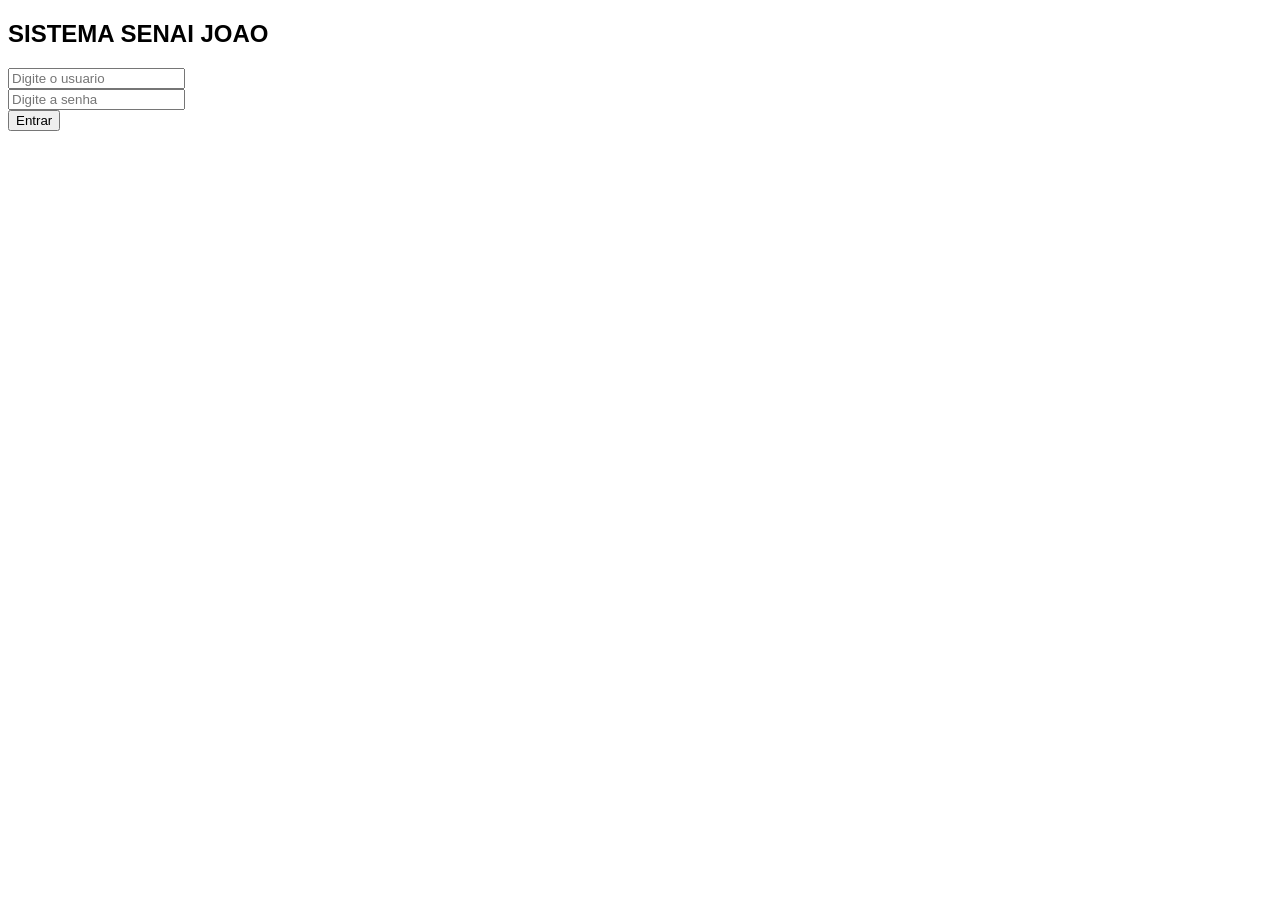
<file: index.html>
<!DOCTYPE html>
<html lang="en">
<head>
    <meta charset="UTF-8">
    <meta name="viewport" content="width=device-width, initial-scale=1.0">
    <title>Document</title>
</head>
<script>
    function login(){
        let usuario = document.getElementById("usuario").value;
        let senha = document.getElementById("senha").value;
        
        if(usuario == "joao" && senha == "1234"){
            alert("login ralizado com sucesso!");
            mostrarHome();
            esconderLogin();
        }
    }
    function mostrarHome(){
        let telaHome = document.getElementById("home").style.display = "block";
    }
    function esconderLogin(){
        let telaLogin = document.getElementById("login").style.display = "none";
    }
</script>
<style>
    .estilo{
        font-family: Arial, sans-serif;
    }
</style>
<body>
<section class="estilo">
    <h1 style="font-family: Arial, sans-serif;" id="login">SISTEMA SENAI JOAO</h1>
    <input class="cor" type="text" placeholder="Digite o usuario" id="usuario"><br>
    <input type="text" placeholder="Digite a senha" id="senha"><br>
    <input type="button" value="Entrar" onclick="login()"><br>
</section>
<section class="" id="home" style="display: none;">
    <div class=""><h1>BEM-VINDO AO SENAI PROFESSOR!</h1></div>
</section>
</body>
</html>
</file>
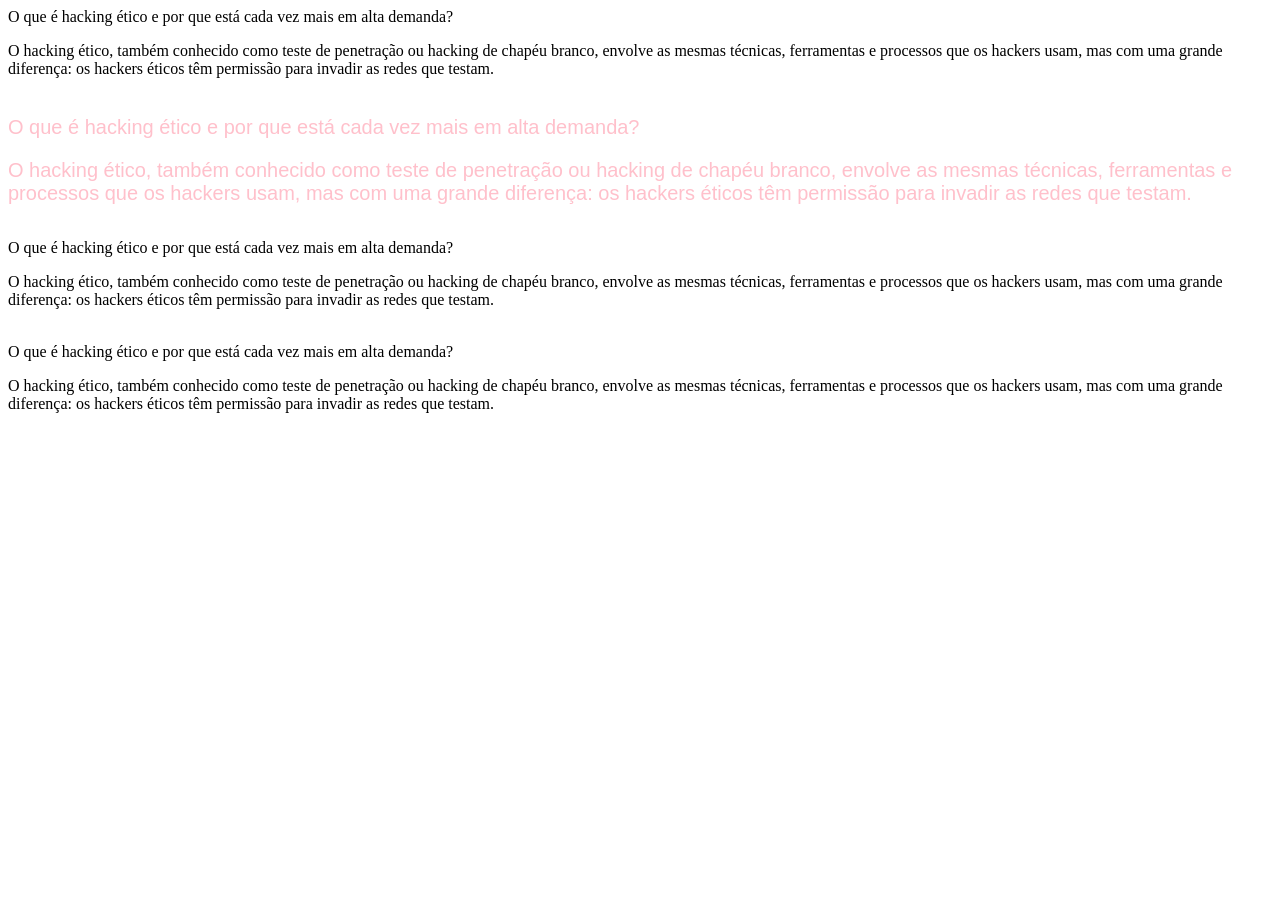
<file: Index.html>
<html>

<head><title>senai-joao</title></head>

<link rel="stylesheet" href="style.css">
<body id="fondo">

    <div>
<p>O que é hacking ético e por que está cada vez mais em alta demanda?</p>
O hacking ético, também conhecido como teste de penetração ou hacking de chapéu branco,
envolve as mesmas técnicas, ferramentas e processos que os hackers usam, mas com uma grande diferença:
os hackers éticos têm permissão para invadir as redes que testam.
</div>
<br>
<div class="fonterosa">
<p>O que é hacking ético e por que está cada vez mais em alta demanda?</p>
O hacking ético, também conhecido como teste de penetração ou hacking de chapéu branco,
envolve as mesmas técnicas, ferramentas e processos que os hackers usam, mas com uma grande diferença:
os hackers éticos têm permissão para invadir as redes que testam.
</div>
<br>
<div class="fonteazul">
<p>O que é hacking ético e por que está cada vez mais em alta demanda?</p>
O hacking ético, também conhecido como teste de penetração ou hacking de chapéu branco,
envolve as mesmas técnicas, ferramentas e processos que os hackers usam, mas com uma grande diferença:
os hackers éticos têm permissão para invadir as redes que testam.
</div>
<br>
<div>
<p>O que é hacking ético e por que está cada vez mais em alta demanda?</p>
O hacking ético, também conhecido como teste de penetração ou hacking de chapéu branco,
envolve as mesmas técnicas, ferramentas e processos que os hackers usam, mas com uma grande diferença:
os hackers éticos têm permissão para invadir as redes que testam.
</div>
<br>


</body>



</html>
</file>
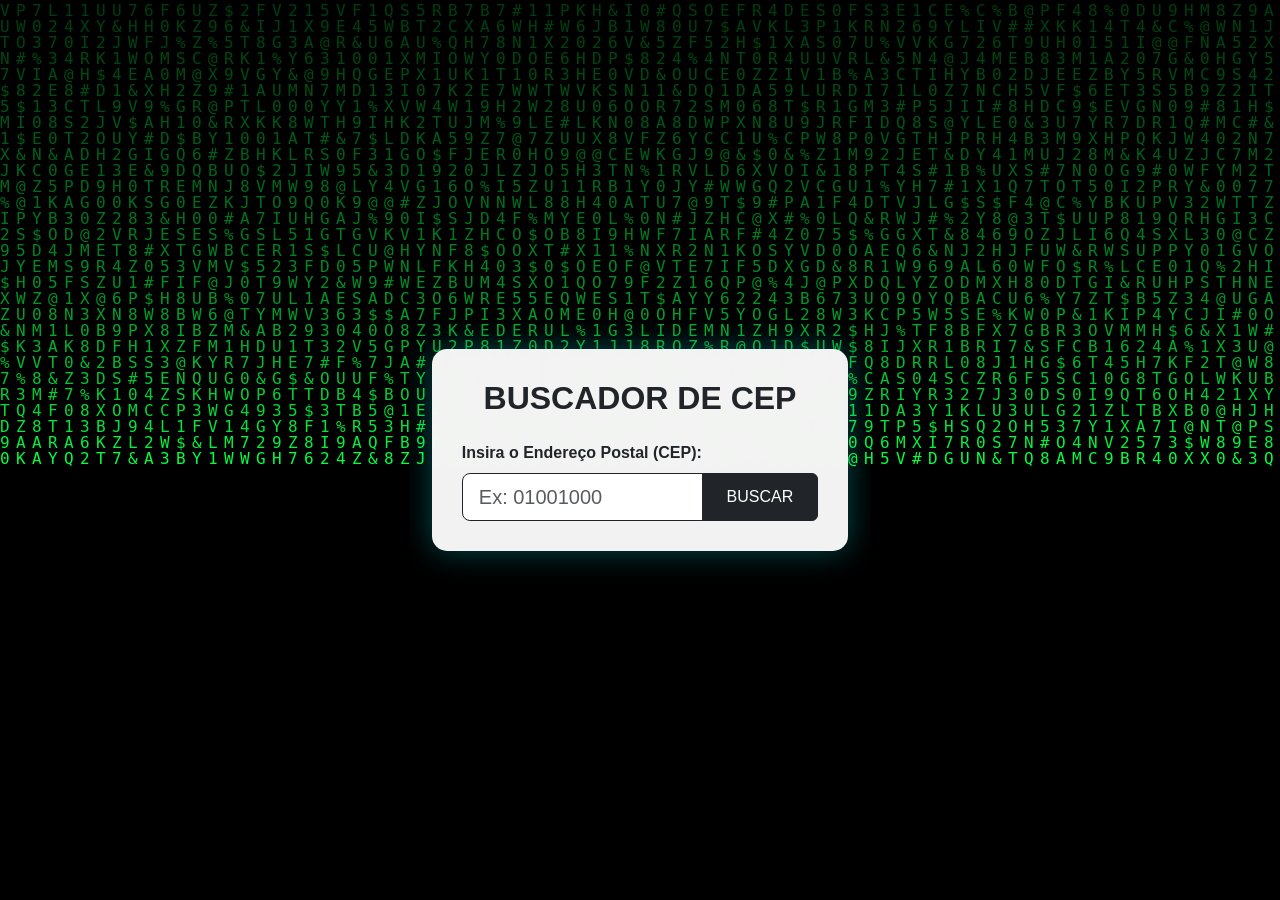
<file: buscador-de-cep.html>
<!DOCTYPE html>
<html lang="pt-br">
<head>
    <meta charset="UTF-8">
    <meta name="viewport" content="width=device-width, initial-scale=1.0">
    <title>Buscador Tech - CEP</title>
    <link href="https://cdn.jsdelivr.net/npm/bootstrap@5.3.0/dist/css/bootstrap.min.css" rel="stylesheet">
    <style>
        /* Fundo com Matrix */
        body, html {
            margin: 0;
            padding: 0;
            height: 100%;
            overflow: hidden; /* Impede scroll por causa do canvas */
            display: flex;
            align-items: center;
            justify-content: center;
            font-family: 'Segoe UI', Tahoma, Geneva, Verdana, sans-serif;
        }

        #matrix-canvas {
            position: fixed;
            top: 0;
            left: 0;
            z-index: -1; /* Fica atrás de tudo */
            background: #000;
        }

        .form-container { 
            width: 90%;
            max-width: 600px; 
            background: rgba(255, 255, 255, 0.95); /* Leve transparência */
            padding: 30px; 
            border-radius: 15px; 
            box-shadow: 0 0 30px rgba(0, 247, 255, 0.3); /* Brilho neon suave */
            backdrop-filter: blur(5px);
            z-index: 1;
        }

        .loading-spinner { display: none; }

        /* Transição suave */
        #resultado-endereco { animation: fadeIn 0.5s ease-out; }
        @keyframes fadeIn { 
            from { opacity: 0; transform: scale(0.95); } 
            to { opacity: 1; transform: scale(1); } 
        }

        .btn-tech {
            background-color: #000;
            color: #00ff41;
            border: 1px solid #00ff41;
            transition: 0.3s;
        }

        .btn-tech:hover {
            background-color: #00ff41;
            color: #000;
            box-shadow: 0 0 15px #00ff41;
        }
    </style>
</head>
<body>

<canvas id="matrix-canvas"></canvas>

<div class="form-container">
    <h2 class="mb-4 text-center text-dark fw-bold">BUSCADOR DE CEP</h2>
    
    <div id="busca-setion">
        <div class="row g-3 align-items-end">
            <div class="col-12">
                <label for="cep" class="form-label fw-bold">Insira o Endereço Postal (CEP):</label>
                <div class="input-group">
                    <input type="text" class="form-control form-control-lg border-dark" id="cep" placeholder="Ex: 01001000" maxlength="8">
                    <button class="btn btn-dark px-4" type="button" onclick="buscarEndereco()">
                        <span class="spinner-border spinner-border-sm loading-spinner" id="spinner"></span>
                        <span id="btn-text">BUSCAR</span>
                    </button>
                </div>
            </div>
        </div>
    </div>

    <div id="resultado-endereco" class="d-none mt-4">
        <hr>
        <form class="row g-3">
            <div class="col-12">
                <label class="form-label small fw-bold text-muted">LOGRADOURO</label>
                <input type="text" class="form-control bg-light" id="logradouro" readonly>
            </div>

            <div class="col-md-6">
                <label class="form-label small fw-bold text-muted">BAIRRO</label>
                <input type="text" class="form-control bg-light" id="bairro" readonly>
            </div>

            <div class="col-md-4">
                <label class="form-label small fw-bold text-muted">CIDADE</label>
                <input type="text" class="form-control bg-light" id="cidade" readonly>
            </div>

            <div class="col-md-2">
                <label class="form-label small fw-bold text-muted">UF</label>
                <input type="text" class="form-control bg-light" id="uf" readonly>
            </div>

            <div class="col-12 mt-4">
                <button type="button" class="btn btn-tech w-100 btn-lg fw-bold" onclick="novaBusca()">
                    BUSCAR OUTRO CEP
                </button>
            </div>
        </form>
    </div>
</div>

<script>
    // --- LÓGICA DO FUNDO ANIMADO (MATRIX) ---
    const canvas = document.getElementById('matrix-canvas');
    const ctx = canvas.getContext('2d');

    canvas.width = window.innerWidth;
    canvas.height = window.innerHeight;

    const chars = "01ABCDEFGHIJKLMNOPQRSTUVWXYZ0123456789$#@&%";
    const charArr = chars.split("");
    const fontSize = 16;
    const columns = canvas.width / fontSize;
    const drops = [];

    for (let x = 0; x < columns; x++) drops[x] = 1;

    function drawMatrix() {
        ctx.fillStyle = "rgba(0, 0, 0, 0.05)";
        ctx.fillRect(0, 0, canvas.width, canvas.height);
        ctx.fillStyle = "#00ff41"; // Cor clássica Matrix
        ctx.font = fontSize + "px monospace";

        for (let i = 0; i < drops.length; i++) {
            const text = charArr[Math.floor(Math.random() * charArr.length)];
            ctx.fillText(text, i * fontSize, drops[i] * fontSize);
            if (drops[i] * fontSize > canvas.height && Math.random() > 0.975) drops[i] = 0;
            drops[i]++;
        }
    }
    setInterval(drawMatrix, 35);

    // Redimensionar se a tela mudar
    window.addEventListener('resize', () => {
        canvas.width = window.innerWidth;
        canvas.height = window.innerHeight;
    });

    // --- LÓGICA DE BUSCA ---
    async function buscarEndereco() {
        const cepInput = document.getElementById("cep");
        const cep = cepInput.value.replace(/\D/g, '');
        const spinner = document.getElementById("spinner");
        const btnText = document.getElementById("btn-text");
        const divResultado = document.getElementById("resultado-endereco");
        
        if (cep.length !== 8) {
            alert("Erro: O sistema exige 8 dígitos.");
            return;
        }

        spinner.style.display = "inline-block";
        btnText.innerText = "SCANNING...";

        try {
            const response = await fetch(`https://viacep.com.br/ws/${cep}/json/`);
            const data = await response.json();

            if (data.erro) {
                alert("Código não encontrado na base de dados.");
                cepInput.focus();
            } else {
                document.getElementById("logradouro").value = data.logradouro;
                document.getElementById("bairro").value = data.bairro;
                document.getElementById("cidade").value = data.localidade;
                document.getElementById("uf").value = data.uf;

                divResultado.classList.remove("d-none");
                // Esconde a seção de busca inicial para focar no resultado
                document.getElementById("busca-setion").classList.add("d-none");
            }
        } catch (error) {
            alert("Erro na conexão com o servidor.");
        } finally {
            spinner.style.display = "none";
            btnText.innerText = "BUSCAR";
        }
    }

    function novaBusca() {
        // Limpa o campo e mostra a busca novamente
        document.getElementById("cep").value = "";
        document.getElementById("busca-setion").classList.remove("d-none");
        document.getElementById("resultado-endereco").classList.add("d-none");
        document.getElementById("cep").focus();
    }
</script>

</body>
</html>
</file>
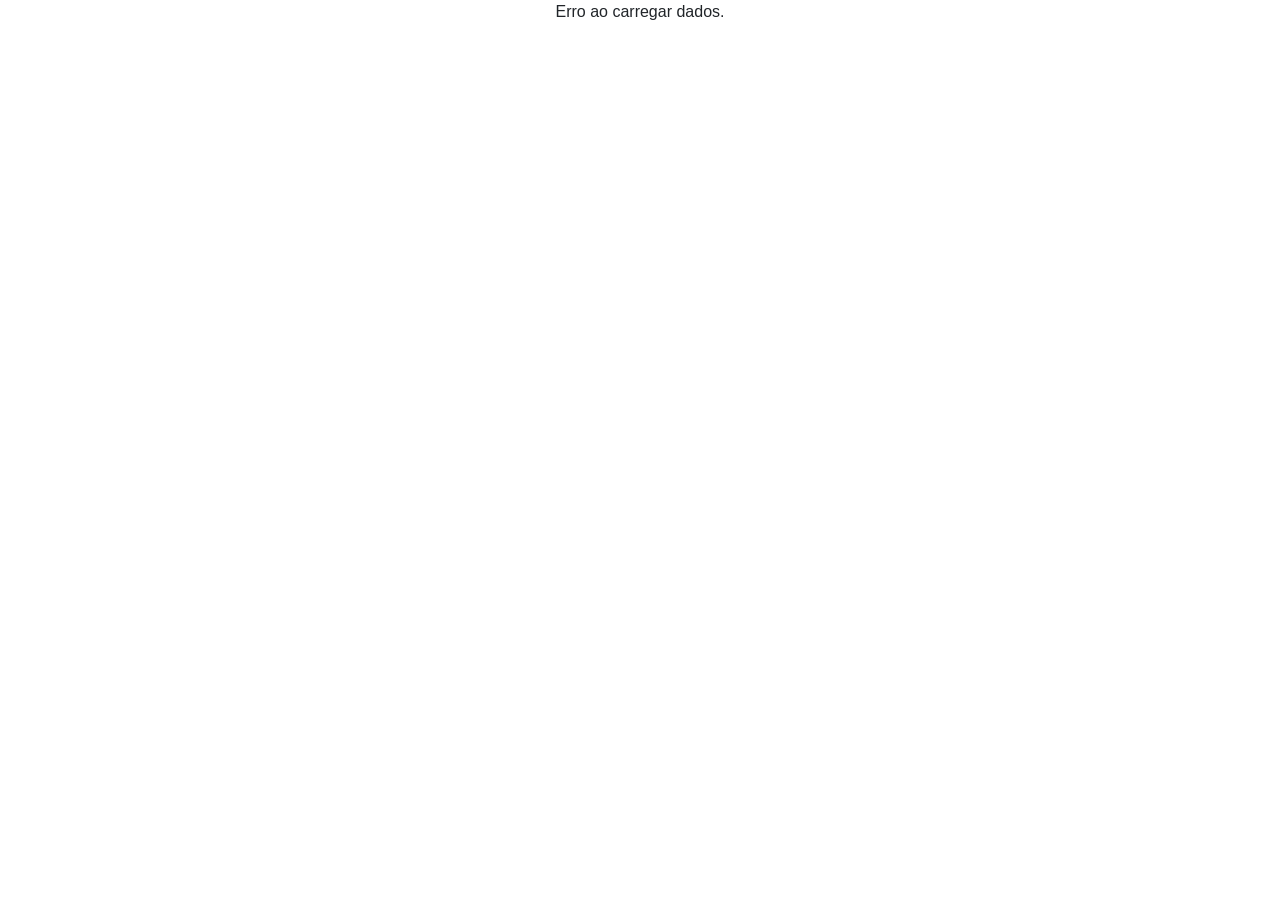
<file: countries.html>
<!DOCTYPE html>
<html lang="pt-BR">
<head>
    <meta charset="UTF-8">
    <meta name="viewport" content="width=device-width, initial-scale=1.0">
    <title>Lista de Países</title>
    <style>
        /* Estilos básicos apenas para organizar as bandeiras em grade */
        #paises-container {
            display: flex;
            flex-wrap: wrap;
            gap: 20px;
            justify-content: center;
            font-family: sans-serif;
        }
        .card-pais:hover {
            border: 1px solid #ddd;
            border-radius: 8px;
            padding: 15px;
            width: 150px;
            text-align: center;
            box-shadow: 6px 6px 8px rgba(138, 39, 39, 0.438);
        }

        .card-pais {
            border: 1px solid #ddd;
            border-radius: 8px;
            padding: 15px;
            width: 150px;
            text-align: center;
            box-shadow: 6px 6px 8px rgba(0,0,0,0.1);
        }

        .card-pais img {
            width: 100%;
            height: auto;
            border: 1px solid #eee;
        }
        .card-pais h3 {
            font-size: 14px;
            margin: 10px 0 0 0;
        }
    </style>
    <link href="https://cdn.jsdelivr.net/npm/bootstrap@5.3.8/dist/css/bootstrap.min.css" rel="stylesheet" integrity="sha384-sRIl4kxILFvY47J16cr9ZwB07vP4J8+LH7qKQnuqkuIAvNWLzeN8tE5YBujZqJLB" crossorigin="anonymous">
    <script src="https://cdn.jsdelivr.net/npm/bootstrap@5.3.8/dist/js/bootstrap.bundle.min.js" integrity="sha384-FKyoEForCGlyvwx9Hj09JcYn3nv7wiPVlz7YYwJrWVcXK/BmnVDxM+D2scQbITxI" crossorigin="anonymous"></script>
</head>
<body>

    <div id="paises-container">Carregando países...</div>

    <script>
        // 2. FUNÇÃO ASYNC AWAIT ATUALIZADA
        async function carregarPaises() {
            const url = 'https://restcountries.com/v3.1/all?fields=name,flags';
            const container = document.getElementById('paises-container');

            // Garante que o container existe antes de tentar mudar o innerHTML
            if (!container) {
                console.error("Erro: O elemento #paises-container não foi encontrado no HTML.");
                return;
            }

            try {
                const resposta = await fetch(url);
                
                if (!resposta.ok) {
                    throw new Error(`Erro na API: ${resposta.status}`);
                }

                const paises = await resposta.json();

                // Ordena os países em ordem alfabética pelo nome comum
                paises.sort((a, b) => a.name.common.localeCompare(b.name.common));

                // Mapeia os dados para gerar as tags HTML
                const htmlGerado = paises.map(pais => {
            // Se o país não tiver uma descrição alternativa, criamos uma padrão
            const textoAlt = pais.flags.alt || "Este país não possui uma descrição detalhada da bandeira.";

            return `
                <div class="card-pais" 
                     data-alt="${textoAlt}"
                     onclick="mostrarAlt(this)" 
                     style="display: inline-block; margin: 15px; padding: 10px; border: 1px solid #ccc; text-align: center; cursor: pointer;">
                    
                    <img src="${pais.flags.svg}" alt="Bandeira de ${pais.name.common}" width="80">
                    <h3>${pais.name.common}</h3>
                </div>
            `;
        }).join('');

        container.innerHTML = htmlGerado;

    } catch (erro) {
        console.error(erro);
        container.innerHTML = '<p>Erro ao carregar dados.</p>';
    }
}

// Esta função é chamada quando o card recebe o clique
function mostrarAlt(elementoCard) {
    // Pegamos o valor que guardamos lá no 'data-alt' usando o dataset
    const mensagem = elementoCard.dataset.alt;
    
    
    // Exibe o texto em um alerta na tela
    
    alert(mensagem);
}

// Executa após o HTML carregar
document.addEventListener('DOMContentLoaded', carregarPaises);
    </script>
 
</body>
<div class="modal" tabindex="-1" role="dialog">
  <div class="modal-dialog" role="document">
    <div class="modal-content">
      <div class="modal-header">
        <h5 class="modal-title">Modal title</h5>
        <button type="button" class="close" data-dismiss="modal" aria-label="Close">
          <span aria-hidden="true">&times;</span>
        </button>
      </div>
      <div class="modal-body">
        <p>Modal body text goes here.</p>
      </div>
      <div class="modal-footer">
        <button type="button" class="btn btn-primary">Save changes</button>
        <button type="button" class="btn btn-secondary" data-dismiss="modal">Close</button>
      </div>
    </div>
  </div>
</div>

</html>
</file>
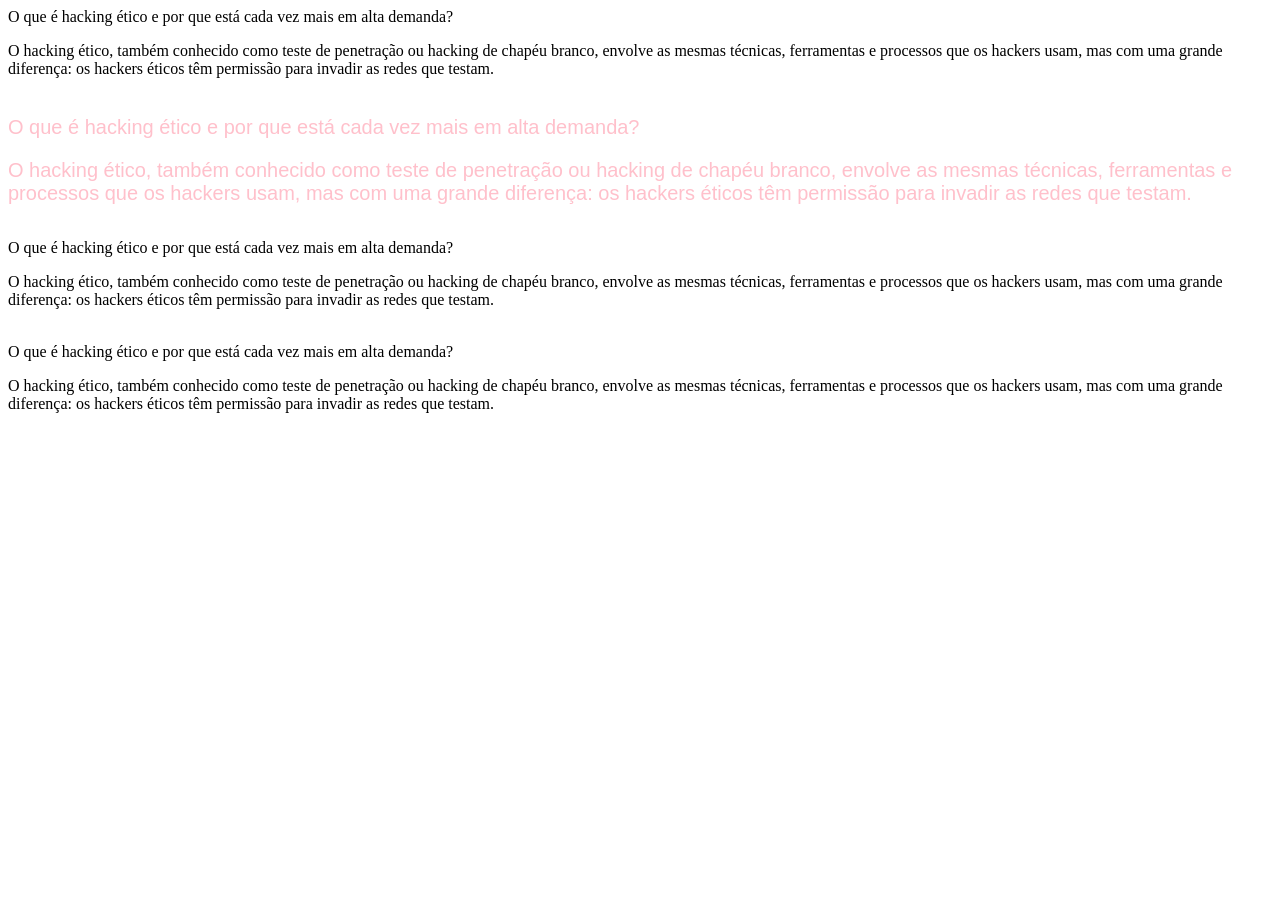
<file: index1.html>
<html>

<head>

<title>senai-joao</title>

</head>

<link rel="stylesheet" href="style.css">
<body id="fondo">

<div>
<p>O que é hacking ético e por que está cada vez mais em alta demanda?</p>
O hacking ético, também conhecido como teste de penetração ou hacking de chapéu branco,
envolve as mesmas técnicas, ferramentas e processos que os hackers usam, mas com uma grande diferença:
os hackers éticos têm permissão para invadir as redes que testam.
</div><br>

<div class="fonterosa">
<p>O que é hacking ético e por que está cada vez mais em alta demanda?</p>
O hacking ético, também conhecido como teste de penetração ou hacking de chapéu branco,
envolve as mesmas técnicas, ferramentas e processos que os hackers usam, mas com uma grande diferença:
os hackers éticos têm permissão para invadir as redes que testam.
</div><br>

<div class="fonteazul">
<p>O que é hacking ético e por que está cada vez mais em alta demanda?</p>
O hacking ético, também conhecido como teste de penetração ou hacking de chapéu branco,
envolve as mesmas técnicas, ferramentas e processos que os hackers usam, mas com uma grande diferença:
os hackers éticos têm permissão para invadir as redes que testam.
</div><br>

<div>
<p>O que é hacking ético e por que está cada vez mais em alta demanda?</p>
O hacking ético, também conhecido como teste de penetração ou hacking de chapéu branco,
envolve as mesmas técnicas, ferramentas e processos que os hackers usam, mas com uma grande diferença:
os hackers éticos têm permissão para invadir as redes que testam.
</div><br>

</body>
</html>
</file>
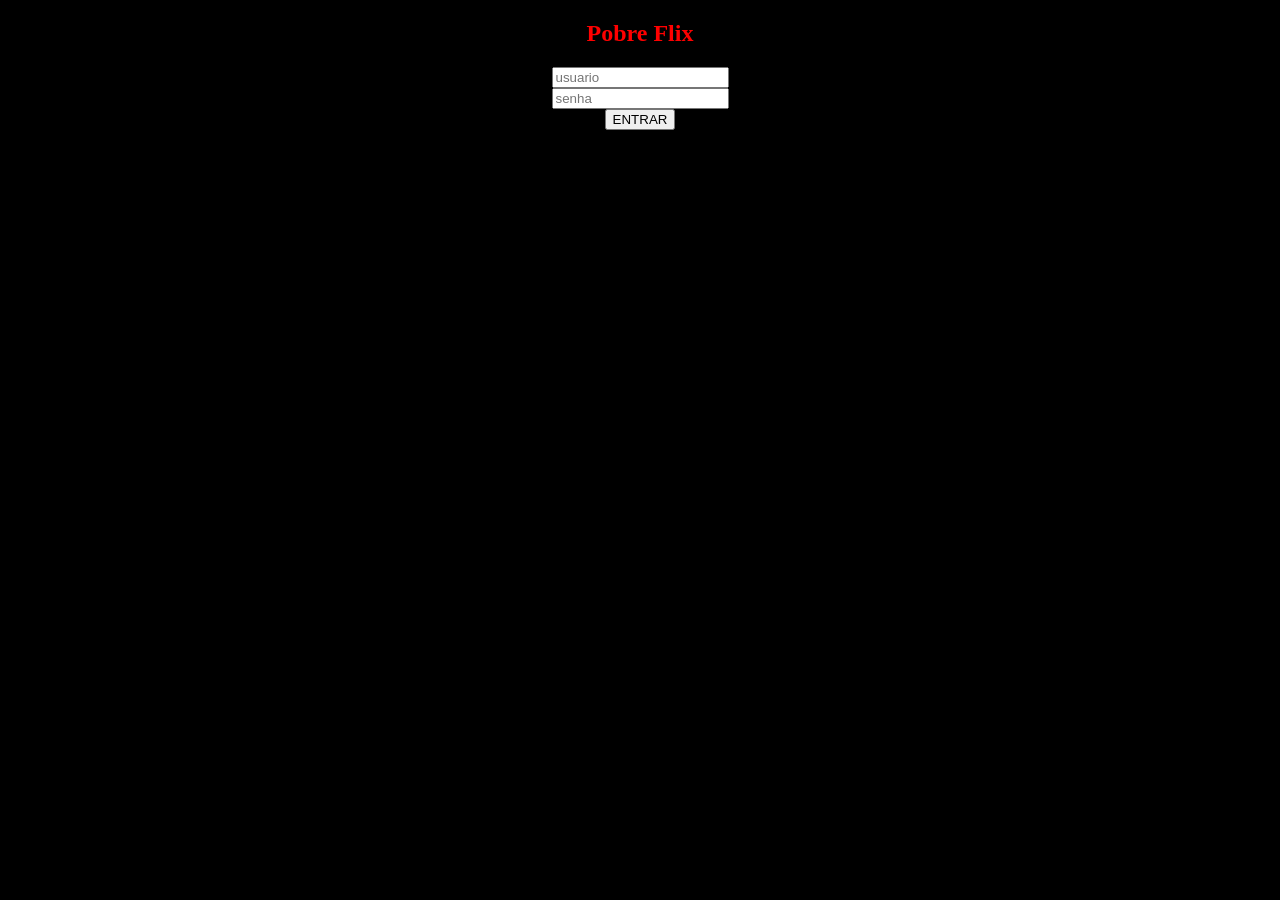
<file: pobre-flix.html>
<!DOCTYPE html>
<html lang="en">
<head>
    <meta charset="UTF-8">
    <meta name="viewport" content="width=device-width, initial-scale=1.0">
    <title>Pobre Flix</title>
</head>
<link rel="stylesheet" href="pobre-flix.css">
<script>
    function login(){
        let usuario = document.getElementById("usuario").value;
        let senha = document.getElementById("senha").value;

        if(usuario == "joao" && senha == "1234"){
            alert("Login Realizado com sucesso!");
            mostrarHome()
            esconderLogin()
        }
    }
    function logout(){
        let telaHome = document.getElementById("home").style.display = "none";
        let telaLogin = document.getElementById("login").style.display = "block";
    }
    function mostrarHome(){
        let telaHome = document.getElementById("home").style.display = "block";
    }
    function esconderLogin(){
        let telaLogin = document.getElementById("login").style.display = "none";
    }
</script>
<body>
    <section id="login" class="login">
        <h1>Pobre Flix</h1>
        <input type="text" id="usuario" placeholder="usuario"><br>
        <input type="text" id="senha" placeholder="senha"><br>
        <input type="button" value="ENTRAR" onclick="login()"><br>
    </section>
    <section id="home"  style="display: none;">
        <div class="home">
             <div class="telaHome">
            <h1>Escolha uma opção de Plano</h1><br>
            <input type="button" value="SAIR" onclick="logout()"><br>
        </div>
        <div class="telaHome1">
            <p>Basic <br> Inclui anúncios, com qualidade de imagem padrão. <br> R$5,00</p>
            <input type="button" class="button" value="ASSINAR">
        </div>
        <div class="telaHome2">
            <p id="telaHome1">Padrão <br> Sem anúncios, com qualidade de imagem padrão e até 2 telas simultâneas. <br> R$20,00</p>
            <input type="button" class="button" value="ASSINAR">
        </div>
        <div class="telaHome3">
            <p id="telaHome2">Premium <br> Sem anúncios, qualidade 4K Ultra HD, até 4 telas simultâneas e melhor qualidade de som. <br> R$30,00</p>
            <input type="button" class="button" value="ASSINAR">
        </div>
        </div>
       
    </section>
</body>
</html>
</file>
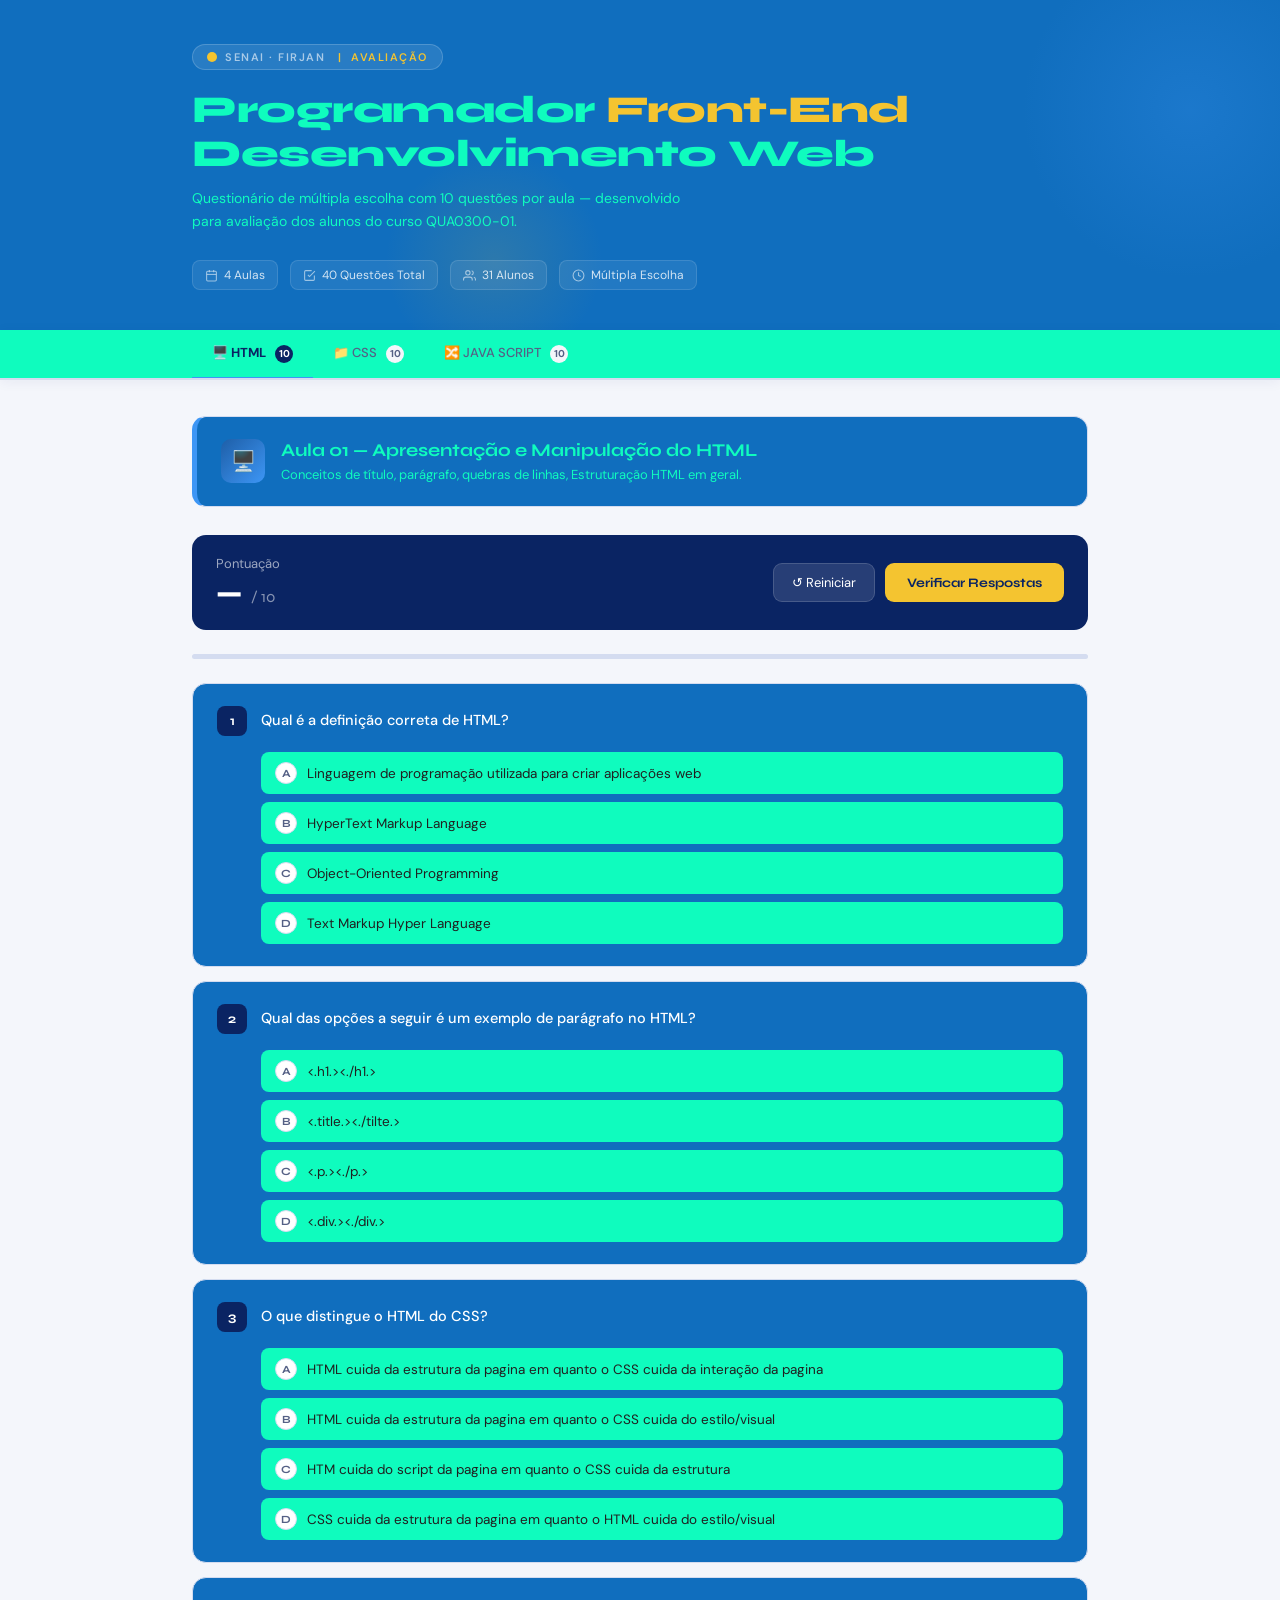
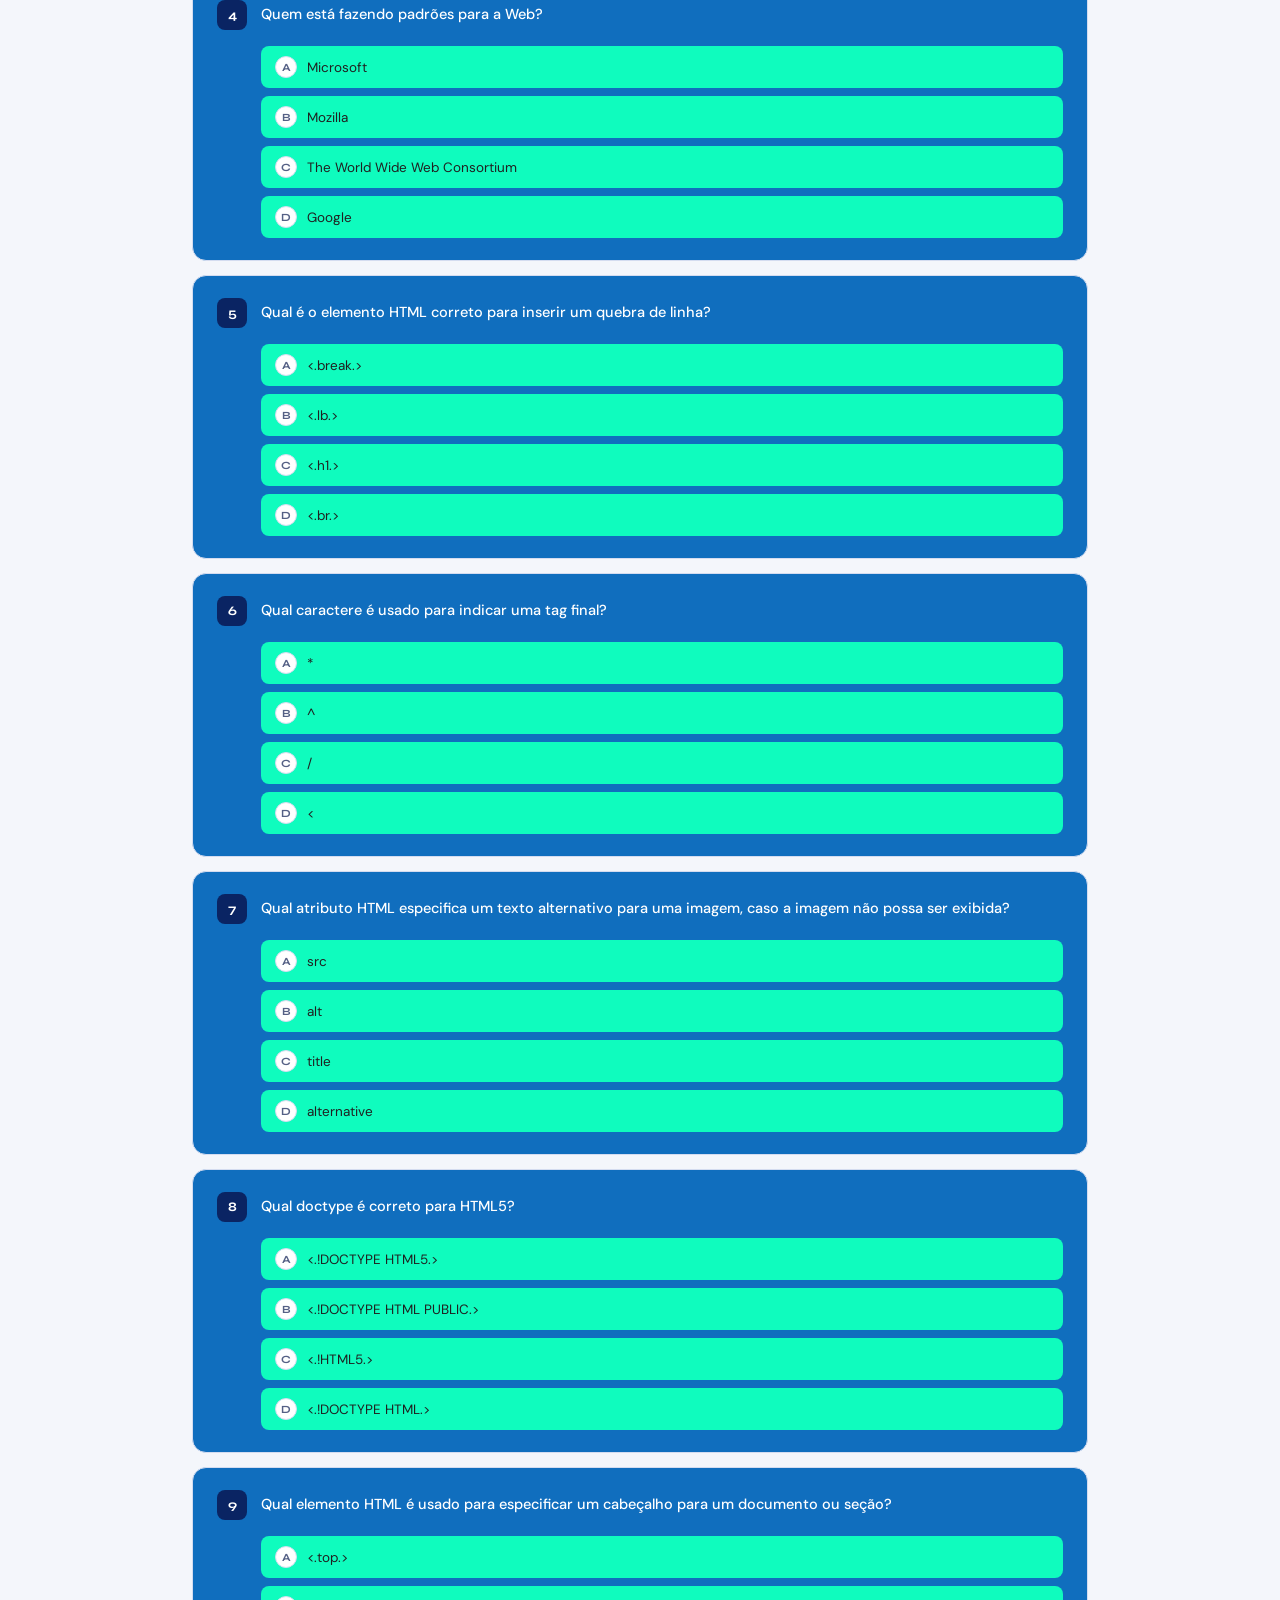
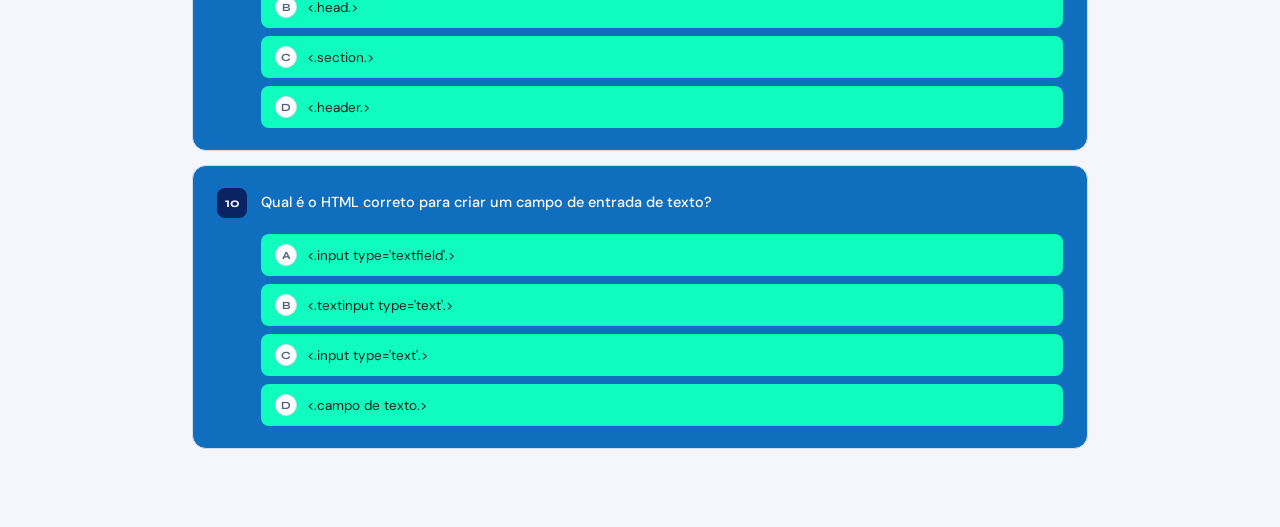
<file: quiz_programador_frontend_senai.html>
<!DOCTYPE html>
<html lang="pt-BR">
<head>
<meta charset="UTF-8">
<meta name="viewport" content="width=device-width, initial-scale=1.0">
<title>Questionário — Programador Front-End | SENAI</title>
<style>
  @import url('https://fonts.googleapis.com/css2?family=Syne:wght@400;600;700;800&family=DM+Sans:ital,wght@0,300;0,400;0,500;1,400&display=swap');

  :root {
    --blue-deep: #0A2463;
    --blue-mid:  #1E5FA8;
    --blue-bright: #3D96F5;
    --gold: #F4C430;
    --teal: #00C9A7;
    --bg: #F4F6FB;
    --white: #FFFFFF;
    --text: #1C2340;
    --text-light: #556085;
    --border: #D4DCF0;
    --correct: #00C9A7;
    --radius: 14px;
  }

  * { box-sizing: border-box; margin: 0; padding: 0; }

  body {
    font-family: 'DM Sans', sans-serif;
    background: var(--bg);
    color: var(--text);
    min-height: 100vh;
  }

  /* ── HEADER ── */
  header {
    background: #106EBE;
    color: #0FFCBE;
    padding: 0;
    position: relative;
    overflow: hidden;
  }
  header::before {
    content: '';
    position: absolute;
    top: -60px; right: -80px;
    width: 340px; height: 340px;
    background: radial-gradient(circle, rgba(61,150,245,0.25) 0%, transparent 70%);
    border-radius: 50%;
  }
  header::after {
    content: '';
    position: absolute;
    bottom: -40px; left: 30%;
    width: 220px; height: 220px;
    background: radial-gradient(circle, rgba(244,196,48,0.12) 0%, transparent 70%);
    border-radius: 50%;
  }
  .header-inner {
    max-width: 960px;
    margin: 0 auto;
    padding: 44px 32px 40px;
    position: relative;
    z-index: 2;
  }
  .header-badge {
    display: inline-flex;
    align-items: center;
    gap: 8px;
    background: rgba(255,255,255,0.1);
    border: 1px solid rgba(255,255,255,0.18);
    border-radius: 50px;
    padding: 5px 14px;
    font-size: 11px;
    letter-spacing: 1.5px;
    text-transform: uppercase;
    font-weight: 600;
    color: var(--gold);
    margin-bottom: 18px;
  }
  .header-badge span { color: rgba(255,255,255,0.6); }
  h1 {
    font-family: 'Syne', sans-serif;
    font-size: clamp(24px, 4vw, 38px);
    font-weight: 800;
    line-height: 1.15;
    margin-bottom: 12px;
    letter-spacing: -0.5px;
  }
  h1 em { color: var(--gold); font-style: normal; }
  .header-sub {
    font-size: 14px;
    color: #0FFCBE;
    max-width: 520px;
    line-height: 1.6;
    margin-bottom: 28px;
  }
  .header-meta {
    display: flex;
    flex-wrap: wrap;
    gap: 12px;
  }
  .meta-chip {
    display: flex;
    align-items: center;
    gap: 6px;
    background: rgba(255,255,255,0.08);
    border: 1px solid rgba(255,255,255,0.12);
    border-radius: 8px;
    padding: 6px 12px;
    font-size: 12px;
    color: rgba(255,255,255,0.8);
  }
  .meta-chip svg { opacity: 0.7; flex-shrink: 0; }

  /* ── TABS ── */
  .tabs-bar {
    background: #0FFCBE;
    border-bottom: 2px solid var(--border);
    position: sticky;
    top: 0;
    z-index: 100;
    box-shadow: 0 2px 12px rgba(10,36,99,0.06);
  }
  .tabs-inner {
    max-width: 960px;
    margin: 0 auto;
    padding: 0 32px;
    display: flex;
    gap: 0;
    overflow-x: auto;
    scrollbar-width: none;
  }
  .tabs-inner::-webkit-scrollbar { display: none; }
  .tab-btn {
    flex-shrink: 0;
    padding: 14px 20px;
    border: none;
    background: none;
    cursor: pointer;
    font-family: 'DM Sans', sans-serif;
    font-size: 13px;
    font-weight: 500;
    color: var(--text-light);
    border-bottom: 3px solid transparent;
    margin-bottom: -2px;
    transition: all 0.2s;
    white-space: nowrap;
  }
  .tab-btn:hover { color: var(--blue-mid); }
  .tab-btn.active {
    color: var(--blue-deep);
    font-weight: 700;
    border-bottom-color: var(--blue-bright);
  }
  .tab-btn .tab-num {
    display: inline-flex;
    align-items: center;
    justify-content: center;
    width: 18px; height: 18px;
    border-radius: 50%;
    background: var(--bg);
    font-size: 10px;
    font-weight: 700;
    margin-left: 6px;
    color: var(--text-light);
  }
  .tab-btn.active .tab-num {
    background: var(--blue-deep);
    color: white;
  }

  /* ── MAIN ── */
  main {
    max-width: 960px;
    margin: 0 auto;
    padding: 36px 32px 64px;
  }

  /* ── SECTION ── */
  .section { display: none; }
  .section.active { display: block; }

  .section-header {
    display: flex;
    align-items: flex-start;
    gap: 16px;
    margin-bottom: 28px;
    padding: 22px 24px;
    background: #106EBE;
    border-radius: var(--radius);
    border: 1px solid var(--border);
    border-left: 5px solid var(--blue-bright);
  }
  .section-icon {
    width: 44px; height: 44px;
    border-radius: 10px;
    background: linear-gradient(135deg, var(--blue-mid), var(--blue-bright));
    display: flex; align-items: center; justify-content: center;
    flex-shrink: 0;
    font-size: 20px;
  }
  .section-info h2 {
    font-family: 'Syne', sans-serif;
    font-size: 18px;
    font-weight: 700;
    color: #0FFCBE;
    margin-bottom: 4px;
  }
  .section-info p {
    font-size: 13px;
    color: #0FFCBE;
    line-height: 1.5;
  }

  /* ── QUESTION CARD ── */
  .question-card {
    background: #106EBE;
    border: 1px solid var(--border);
    border-radius: var(--radius);
    padding: 22px 24px;
    margin-bottom: 14px;
    transition: box-shadow 0.2s;
  }
  .question-card:hover {
    box-shadow: 0 4px 20px rgba(10,36,99,0.08);
  }
  .q-header {
    display: flex;
    align-items: flex-start;
    gap: 14px;
    margin-bottom: 16px;
  }
  .q-number {
    flex-shrink: 0;
    width: 30px; height: 30px;
    border-radius: 8px;
    background: var(--blue-deep);
    color: white;
    font-family: 'Syne', sans-serif;
    font-size: 13px;
    font-weight: 700;
    display: flex; align-items: center; justify-content: center;
  }
  .q-text {
    font-size: 14.5px;
    font-weight: 500;
    line-height: 1.5;
    color: white;
    padding-top: 4px;
  }
  .options {
    display: flex;
    flex-direction: column;
    gap: 8px;
    padding-left: 44px;
  }
  .option {
    display: flex;
    align-items: center;
    gap: 10px;
    padding: 10px 14px;
    border-radius: 8px;
    border: none;
    cursor: pointer;
    transition: all 0.15s;
    font-size: 13.5px;
    color: #202020;
    background: #0FFCBE;
    user-select: none;
  }
  .option:hover {
    border-color: var(--blue-bright);
    background: white;
  }
  .option.selected {
    border-color: var(--blue-mid);
    background: white;
    color: var(--blue-deep);
    font-weight: 500;
  }
  .option.correct {
    border-color: var(--correct);
    background: rgba(0,201,167,0.08);
    color: #007A63;
    font-weight: 600;
  }
  .option.wrong {
    border-color: #FF5C5C;
    background: rgba(255,92,92,0.07);
    color: #C0392B;
  }
  .option-letter {
    flex-shrink: 0;
    width: 22px; height: 22px;
    border-radius: 50%;
    border: 1.5px solid var(--border);
    display: flex; align-items: center; justify-content: center;
    font-size: 11px;
    font-weight: 700;
    font-family: 'Syne', sans-serif;
    background: white;
    color: var(--text-light);
    transition: all 0.15s;
  }
  .option.selected .option-letter {
    background: var(--blue-mid);
    border-color: var(--blue-mid);
    color: white;
  }
  .option.correct .option-letter {
    background: var(--correct);
    border-color: var(--correct);
    color: white;
  }
  .option.wrong .option-letter {
    background: #FF5C5C;
    border-color: #FF5C5C;
    color: white;
  }

  /* ── PROGRESS BAR ── */
  .progress-bar-wrap {
    background: var(--border);
    border-radius: 50px;
    height: 5px;
    margin-bottom: 24px;
    overflow: hidden;
  }
  .progress-bar-fill {
    height: 100%;
    border-radius: 50px;
    background: linear-gradient(90deg, #0FFCBE, #0FFCBE);
    transition: width 0.4s ease;
  }

  /* ── SCORE BOX ── */
  .score-box {
    background: var(--blue-deep);
    color: white;
    border-radius: var(--radius);
    padding: 20px 24px;
    display: flex;
    align-items: center;
    justify-content: space-between;
    margin-bottom: 24px;
    gap: 16px;
  }
  .score-label {
    font-size: 13px;
    color: rgba(255,255,255,0.6);
    margin-bottom: 4px;
  }
  .score-value {
    font-family: 'Syne', sans-serif;
    font-size: 28px;
    font-weight: 800;
  }
  .score-value span { font-size: 16px; font-weight: 400; color: rgba(255,255,255,0.5); }
  .check-btn {
    flex-shrink: 0;
    padding: 10px 22px;
    border-radius: 9px;
    background: var(--gold);
    color: var(--blue-deep);
    font-family: 'Syne', sans-serif;
    font-weight: 700;
    font-size: 13px;
    border: none;
    cursor: pointer;
    transition: opacity 0.15s;
  }
  .check-btn:hover { opacity: 0.85; }
  .check-btn:disabled { opacity: 0.4; cursor: default; }
  .reset-btn {
    padding: 10px 18px;
    border-radius: 9px;
    background: rgba(255,255,255,0.12);
    color: white;
    font-family: 'DM Sans', sans-serif;
    font-size: 13px;
    border: 1px solid rgba(255,255,255,0.15);
    cursor: pointer;
    transition: background 0.15s;
  }
  .reset-btn:hover { background: rgba(255,255,255,0.2); }

  /* ── EXPORT GUIDE ── */
  .export-guide {
    background: linear-gradient(135deg, var(--blue-deep) 0%, #193580 100%);
    border-radius: var(--radius);
    padding: 28px 28px;
    color: white;
    margin-bottom: 32px;
  }
  .export-guide h3 {
    font-family: 'Syne', sans-serif;
    font-size: 16px;
    margin-bottom: 16px;
    display: flex;
    align-items: center;
    gap: 8px;
  }
  .steps {
    display: grid;
    grid-template-columns: repeat(auto-fit, minmax(160px, 1fr));
    gap: 12px;
  }
  .step {
    background: rgba(255,255,255,0.08);
    border: 1px solid rgba(255,255,255,0.12);
    border-radius: 10px;
    padding: 14px 16px;
    font-size: 12.5px;
    line-height: 1.5;
    color: rgba(255,255,255,0.85);
  }
  .step strong {
    display: block;
    font-family: 'Syne', sans-serif;
    font-size: 11px;
    text-transform: uppercase;
    letter-spacing: 0.8px;
    color: var(--gold);
    margin-bottom: 6px;
  }

  /* ── GABARITO ── */
  .gabarito-badge {
    display: inline-flex;
    align-items: center;
    gap: 6px;
    padding: 3px 10px;
    border-radius: 50px;
    font-size: 11px;
    font-weight: 600;
    background: rgba(0,201,167,0.12);
    color: #007A63;
    border: 1px solid rgba(0,201,167,0.3);
    margin-left: 8px;
    vertical-align: middle;
  }

  /* ── FEEDBACK ── */
  .feedback-msg {
    padding: 10px 14px;
    border-radius: 8px;
    font-size: 12.5px;
    margin-top: 10px;
    margin-left: 44px;
    display: none;
    align-items: center;
    gap: 8px;
  }
  .feedback-msg.show { display: flex; }
  .feedback-msg.ok { background: rgba(0,201,167,0.1); color: #007A63; border: 1px solid rgba(0,201,167,0.25); }
  .feedback-msg.err { background: rgba(255,92,92,0.08); color: #C0392B; border: 1px solid rgba(255,92,92,0.2); }

  @media (max-width: 600px) {
    main { padding: 24px 16px 48px; }
    .header-inner { padding: 28px 20px 28px; }
    .tabs-inner { padding: 0 16px; }
    .score-box { flex-direction: column; align-items: flex-start; }
    .options { padding-left: 0; }
  }
</style>
</head>
<body>

<header>
  <div class="header-inner">
    <div class="header-badge">
      <svg width="10" height="10" viewBox="0 0 10 10" fill="none"><circle cx="5" cy="5" r="5" fill="#F4C430"/></svg>
      <span>SENAI · FIRJAN</span> &nbsp;|&nbsp; Avaliação
    </div>
    <h1>Programador <em>Front-End</em><br>Desenvolvimento Web</h1>
    <p class="header-sub">Questionário de múltipla escolha com 10 questões por aula — desenvolvido para avaliação dos alunos do curso QUA0300-01.</p>
    <div class="header-meta">
      <div class="meta-chip">
        <svg width="13" height="13" viewBox="0 0 24 24" fill="none" stroke="currentColor" stroke-width="2"><rect x="3" y="4" width="18" height="18" rx="2"/><line x1="16" y1="2" x2="16" y2="6"/><line x1="8" y1="2" x2="8" y2="6"/><line x1="3" y1="10" x2="21" y2="10"/></svg>
        4 Aulas
      </div>
      <div class="meta-chip">
        <svg width="13" height="13" viewBox="0 0 24 24" fill="none" stroke="currentColor" stroke-width="2"><path d="M9 11l3 3L22 4"/><path d="M21 12v7a2 2 0 01-2 2H5a2 2 0 01-2-2V5a2 2 0 012-2h11"/></svg>
        40 Questões Total
      </div>
      <div class="meta-chip">
        <svg width="13" height="13" viewBox="0 0 24 24" fill="none" stroke="currentColor" stroke-width="2"><path d="M17 21v-2a4 4 0 00-4-4H5a4 4 0 00-4 4v2"/><circle cx="9" cy="7" r="4"/><path d="M23 21v-2a4 4 0 00-3-3.87"/><path d="M16 3.13a4 4 0 010 7.75"/></svg>
        31 Alunos
      </div>
      <div class="meta-chip">
        <svg width="13" height="13" viewBox="0 0 24 24" fill="none" stroke="currentColor" stroke-width="2"><circle cx="12" cy="12" r="10"/><polyline points="12 6 12 12 16 14"/></svg>
        Múltipla Escolha
      </div>
    </div>
  </div>
</header>

<div class="tabs-bar">
  <div class="tabs-inner">
    <button class="tab-btn active" onclick="showTab(0)">🖥️ HTML <span class="tab-num">10</span></button>
    <button class="tab-btn" onclick="showTab(1)">📁 CSS <span class="tab-num">10</span></button>
    <button class="tab-btn" onclick="showTab(2)">🔀 JAVA SCRIPT <span class="tab-num">10</span></button>
    <button class="tab-btn" onclick="showTab(3)" style="display: none;">🐳 Aula 04 — Docker <span class="tab-num">10</span></button>
    <button class="tab-btn" onclick="showTab(4)" style="display: none;">📋 Guia Google Forms</button>
  </div>
</div>

<main>

<!-- ══════════════════════════ AULA 01 ══════════════════════════ -->
<div class="section active" id="section-0">
  <div class="section-header">
    <div class="section-icon">🖥️</div>
    <div class="section-info">
      <h2>Aula 01 — Apresentação e Manipulação do HTML</h2>
      <p>Conceitos de título, parágrafo, quebras de linhas, Estruturação HTML em geral.</p>
    </div>
  </div>
  <div class="score-box" id="score-0">
    <div>
      <div class="score-label">Pontuação</div>
      <div class="score-value" id="scoreVal-0">— <span>/ 10</span></div>
    </div>
    <div style="display:flex;gap:10px;flex-wrap:wrap">
      <button class="reset-btn" onclick="resetSection(0)">↺ Reiniciar</button>
      <button class="check-btn" onclick="checkSection(0)">Verificar Respostas</button>
    </div>
  </div>
  <div class="progress-bar-wrap"><div class="progress-bar-fill" id="prog-0" style="width:0%"></div></div>
  <div id="questions-0"></div>
</div>

<!-- ══════════════════════════ AULA 02 ══════════════════════════ -->
<div class="section" id="section-1">
  <div class="section-header">
    <div class="section-icon">📁</div>
    <div class="section-info">
      <h2>Aula 02 — Estilização e Manipulação do CSS</h2>
      <p>Estilização como cores, tamanho, centralização.....</p>
    </div>
  </div>
  <div class="score-box" id="score-1">
    <div>
      <div class="score-label">Pontuação</div>
      <div class="score-value" id="scoreVal-1">— <span>/ 10</span></div>
    </div>
    <div style="display:flex;gap:10px;flex-wrap:wrap">
      <button class="reset-btn" onclick="resetSection(1)">↺ Reiniciar</button>
      <button class="check-btn" onclick="checkSection(1)">Verificar Respostas</button>
    </div>
  </div>
  <div class="progress-bar-wrap"><div class="progress-bar-fill" id="prog-1" style="width:0%"></div></div>
  <div id="questions-1"></div>
</div>

<!-- ══════════════════════════ AULA 03 ══════════════════════════ -->
<div class="section" id="section-2">
  <div class="section-header">
    <div class="section-icon">🔀</div>
    <div class="section-info">
      <h2>Aula 03 — Comandos Básicos do JAVA SCRIPT</h2>
      <p>Manipulação e comandos básicos no JAVA ESCRIPT essenciais para o desenvolvimento Web</p>
    </div>
  </div>
  <div class="score-box" id="score-2">
    <div>
      <div class="score-label">Pontuação</div>
      <div class="score-value" id="scoreVal-2">— <span>/ 10</span></div>
    </div>
    <div style="display:flex;gap:10px;flex-wrap:wrap">
      <button class="reset-btn" onclick="resetSection(2)">↺ Reiniciar</button>
      <button class="check-btn" onclick="checkSection(2)">Verificar Respostas</button>
    </div>
  </div>
  <div class="progress-bar-wrap"><div class="progress-bar-fill" id="prog-2" style="width:0%"></div></div>
  <div id="questions-2"></div>
</div>

<!-- ══════════════════════════ AULA 04 ══════════════════════════ -->
<div class="section" id="section-3">
  <div class="section-header">
    <div class="section-icon">🐳</div>
    <div class="section-info">
      <h2>Aula 04 — Introdução ao Docker e Fechamento do Módulo</h2>
      <p>Virtualização, diferença entre VM e Container, conceitos-chave do Docker (Image, Container, Dockerfile, Docker Hub) e comandos básicos.</p>
    </div>
  </div>
  <div class="score-box" id="score-3">
    <div>
      <div class="score-label">Pontuação</div>
      <div class="score-value" id="scoreVal-3">— <span>/ 10</span></div>
    </div>
    <div style="display:flex;gap:10px;flex-wrap:wrap">
      <button class="reset-btn" onclick="resetSection(3)">↺ Reiniciar</button>
      <button class="check-btn" onclick="checkSection(3)">Verificar Respostas</button>
    </div>
  </div>
  <div class="progress-bar-wrap"><div class="progress-bar-fill" id="prog-3" style="width:0%"></div></div>
  <div id="questions-3"></div>
</div>

<!-- ══════════════════════════ GUIA ══════════════════════════ -->
<div class="section" id="section-4">
  <div class="section-header">
    <div class="section-icon">📋</div>
    <div class="section-info">
      <h2>Como importar para o Google Forms</h2>
      <p>Passo a passo para criar o formulário de avaliação no Google Forms com todas as 40 questões.</p>
    </div>
  </div>
  <div class="export-guide">
    <h3>📋 Passos para criar o Google Forms</h3>
    <div class="steps">
      <div class="step"><strong>Passo 1</strong>Acesse forms.google.com e clique em "+" para criar um novo formulário.</div>
      <div class="step"><strong>Passo 2</strong>Dê o título: "Avaliação — Programador Front-End | Módulo Básico".</div>
      <div class="step"><strong>Passo 3</strong>Adicione uma seção por aula (botão de seção). Nomeie cada seção com o título da aula.</div>
      <div class="step"><strong>Passo 4</strong>Para cada pergunta, escolha o tipo "Múltipla escolha" e cole a pergunta + alternativas desta página.</div>
      <div class="step"><strong>Passo 5</strong>Ative "Gabarito" (botão roxo "Questionário" nas configurações) e marque a alternativa correta em cada questão.</div>
      <div class="step"><strong>Passo 6</strong>Nas configurações, ative "Reúna endereços de e-mail" para identificar os 31 alunos.</div>
    </div>
  </div>
  <div id="gabarito-list"></div>
</div>

</main>

<script>
const DATA = [
  // ══ AULA 01 ══
  {
    section: 0,
    questions: [
      {
        q: "Qual é a definição correta de HTML?",
        opts: [
          "Linguagem de programação utilizada para criar aplicações web",
          "HyperText Markup Language",
          "Object-Oriented Programming",
          "Text Markup Hyper Language"
        ],
        answer: 1
      },
      {
        q: "Qual das opções a seguir é um exemplo de parágrafo no HTML?",
        opts: ["<.h1.><./h1.>", "<.title.><./tilte.>", "<.p.><./p.>", "<.div.><./div.>"],
        answer: 2
      },
      {
        q: "O que distingue o HTML do CSS?",
        opts: [
          "HTML cuida da estrutura da pagina em quanto o CSS cuida da interação da pagina",
          "HTML cuida da estrutura da pagina em quanto o CSS cuida do estilo/visual",
          "HTM cuida do script da pagina em quanto o CSS cuida da estrutura",
          "CSS cuida da estrutura da pagina em quanto o HTML cuida do estilo/visual"
        ],
        answer: 1
      },
      {
        q: "Quem está fazendo padrões para a Web?",
        opts: [
          "Microsoft",
          "Mozilla",
          "The World Wide Web Consortium",
          "Google"
        ],
        answer: 2
      },
      {
        q: "Qual é o elemento HTML correto para inserir um quebra de linha?",
        opts: ["<.break.>", "<.lb.>", "<.h1.>", "<.br.>"],
        answer: 3
      },
      {
        q: "Qual caractere é usado para indicar uma tag final?",
        opts: [
          "*",
          "^",
          "/",
          "<"
        ],
        answer: 2
      },
      {
        q: "Qual atributo HTML especifica um texto alternativo para uma imagem, caso a imagem não possa ser exibida?",
        opts: ["src", "alt", "title", "alternative"],
        answer: 1
      },
      {
        q: "Qual doctype é correto para HTML5?",
        opts: [
          "<.!DOCTYPE HTML5.>",
          "<.!DOCTYPE HTML PUBLIC.>",
          "<.!HTML5.>",
          "<.!DOCTYPE HTML.>"
        ],
        answer: 3
      },
      {
        q: "Qual elemento HTML é usado para especificar um cabeçalho para um documento ou seção?",
        opts: [
          "<.top.>",
          "<.head.>",
          "<.section.>",
          "<.header.>"
        ],
        answer: 1
      },
      {
        q: "Qual é o HTML correto para criar um campo de entrada de texto?",
        opts: ["<.input type='textfield'.>", "<.textinput type='text'.>", "<.input type='text'.>", "<.campo de texto.>"],
        answer: 2
      }
    ]
  },

  // ══ AULA 02 ══
  {
    section: 1,
    questions: [
      {
        q: "O que é a Estrutura Hierárquica de Diretórios?",
        opts: [
          "Um tipo de banco de dados usado para armazenar registros de usuários",
          "A forma como o sistema operacional organiza arquivos e pastas em uma estrutura de árvore",
          "Um método de compactação de arquivos para economizar espaço em disco",
          "Uma linguagem de marcação para organizar conteúdo em páginas web"
        ],
        answer: 1
      },
      {
        q: "Qual é a função da extensão de arquivo .html?",
        opts: [
          "Armazenar dados estruturados em formato de texto",
          "Definir o estilo visual e o layout de uma página",
          "Representar a estrutura de uma página web",
          "Executar comportamentos e interações na página"
        ],
        answer: 2
      },
      {
        q: "O que representa a extensão .css em um projeto web?",
        opts: ["Comportamento e interação da página", "Estilo visual (cores, fontes, layout)", "Estrutura da página", "Dados estruturados em formato JSON"],
        answer: 1
      },
      {
        q: "Qual lei brasileira regulamenta os Direitos Autorais e a Propriedade Intelectual?",
        opts: ["Lei nº 8.078/90 — Código de Defesa do Consumidor", "Lei nº 12.965/2014 — Marco Civil da Internet", "Lei nº 9.610/98 — Lei de Direitos Autorais", "Lei nº 13.709/18 — LGPD"],
        answer: 2
      },
      {
        q: "O que é o Marco Civil da Internet (Lei nº 12.965/2014)?",
        opts: [
          "Uma lei que proíbe o uso de redes sociais por menores de 18 anos",
          "A lei que estabelece princípios, garantias, direitos e deveres para o uso da internet no Brasil",
          "Um regulamento técnico para instalação de infraestrutura de telecomunicações",
          "Uma lei que regulamenta o comércio eletrônico no Brasil"
        ],
        answer: 1
      },
      {
        q: "Qual é a principal característica da licença MIT?",
        opts: [
          "Trabalhos derivados também devem obrigatoriamente ser licenciados como MIT",
          "Proíbe o uso comercial do software",
          "Permite uso comercial, modificação, distribuição e uso privado, exigindo apenas manter o aviso de copyright original",
          "É exclusiva para projetos open-source sem fins lucrativos"
        ],
        answer: 2
      },
      {
        q: "Qual arquivo representa dados estruturados, muito utilizado em APIs web?",
        opts: [".zip", ".png", ".json", ".pdf"],
        answer: 2
      },
      {
        q: "Por quanto tempo os provedores devem guardar logs de conexão segundo o Marco Civil da Internet?",
        opts: ["3 meses", "6 meses a 1 ano", "2 anos", "5 anos"],
        answer: 1
      },
      {
        q: "Segundo a aula, qual é a forma CORRETA de usar imagens de terceiros em projetos sem violar direitos autorais?",
        opts: [
          "Usar qualquer imagem encontrada no Google, pois ela já é pública",
          "Usar bancos de imagens gratuitos (como Unsplash e Pexels), citando sempre a fonte",
          "Baixar imagens de redes sociais, desde que o perfil seja público",
          "Usar qualquer imagem enquanto o projeto não tiver fins comerciais"
        ],
        answer: 1
      },
      {
        q: "Qual das licenças a seguir EXIGE que trabalhos derivados também sejam distribuídos sob a mesma licença?",
        opts: ["MIT", "Creative Commons (CC)", "GPL — GNU General Public License", "BSD License"],
        answer: 2
      }
    ]
  },

  // ══ AULA 03 ══
  {
    section: 2,
    questions: [
      {
        q: "Qual é a definição de Gestão de Projetos apresentada na aula?",
        opts: [
          "O processo de criação de interfaces visuais para aplicativos mobile",
          "A aplicação de conhecimentos, habilidades e técnicas para conduzir um conjunto de tarefas com começo, meio e fim, atingindo objetivos dentro de prazos e recursos definidos",
          "A metodologia usada exclusivamente por grandes empresas de tecnologia para gerenciar equipes",
          "Um sistema de controle de versão distribuído para projetos colaborativos"
        ],
        answer: 1
      },
      {
        q: "Qual metodologia de desenvolvimento é descrita como 'sequencial — cada fase só começa quando a anterior termina'?",
        opts: ["Scrum", "Kanban", "Agile (Ágil)", "Waterfall (Cascata)"],
        answer: 3
      },
      {
        q: "Qual é a principal característica da metodologia Ágil (Agile)?",
        opts: [
          "Escopo fechado e bem definido, sem possibilidade de mudanças",
          "Documentação extensa antes de qualquer implementação",
          "Entregas em ciclos curtos (sprints), adaptável a mudanças e com comunicação intensa com o cliente",
          "Indicada apenas para projetos de pequeno porte com até 3 desenvolvedores"
        ],
        answer: 2
      },
      {
        q: "Qual ferramenta de gestão de projetos foi RECOMENDADA na aula para os alunos iniciantes?",
        opts: ["Jira", "GitHub Projects", "Notion", "Trello"],
        answer: 3
      },
      {
        q: "O que é Controle de Versão?",
        opts: [
          "Um sistema de backup automático que salva cópias de arquivos na nuvem a cada hora",
          "Um sistema que registra cada mudança em arquivos ao longo do tempo, permitindo voltar a versões anteriores e trabalhar em paralelo",
          "Uma metodologia de testes de software para garantir a qualidade do código",
          "Um protocolo de comunicação entre servidores e clientes web"
        ],
        answer: 1
      },
      {
        q: "Qual comando Git inicia o controle de versão em uma pasta?",
        opts: ["git start", "git create", "git init", "git new"],
        answer: 2
      },
      {
        q: "Qual comando Git salva uma versão (snapshot) do projeto com uma mensagem descritiva?",
        opts: ["git save -m 'mensagem'", "git commit -m 'mensagem'", "git push -m 'mensagem'", "git add -m 'mensagem'"],
        answer: 1
      },
      {
        q: "Qual comando Git é usado para ENVIAR os commits locais para o repositório remoto no GitHub?",
        opts: ["git pull origin main", "git fetch origin main", "git sync origin main", "git push origin main"],
        answer: 3
      },
      {
        q: "Para que serve o comando 'git status'?",
        opts: [
          "Mostra o histórico completo de todos os commits realizados",
          "Cria um novo branch no repositório",
          "Mostra o estado dos arquivos (modificados, novos ou preparados para commit)",
          "Verifica a conexão com o repositório remoto"
        ],
        answer: 2
      },
      {
        q: "Qual é a vantagem das BRANCHES no Git?",
        opts: [
          "Permitem aumentar a velocidade de processamento do computador durante o desenvolvimento",
          "Permitem testar ideias e implementar funcionalidades sem quebrar o projeto principal",
          "Servem para compactar o código antes de fazer o deploy",
          "São usadas exclusivamente para criar releases oficiais do software"
        ],
        answer: 1
      }
    ]
  },

  // ══ AULA 04 ══
  {
    section: 3,
    questions: [
      {
        q: "O que é Virtualização no contexto computacional?",
        opts: [
          "O processo de comprimir arquivos para economizar espaço em disco",
          "Uma técnica de programação para criar interfaces visuais responsivas",
          "A criação de uma versão virtual de algo (hardware, SO ou rede), permitindo rodar múltiplos ambientes isolados em uma única máquina física",
          "Um método de criptografia para proteger dados em trânsito"
        ],
        answer: 2
      },
      {
        q: "Qual é uma diferença fundamental entre uma Máquina Virtual (VM) e um Container Docker?",
        opts: [
          "A VM usa menos recursos e inicializa em segundos; o Container demora minutos",
          "A VM inclui um sistema operacional próprio e tem tamanho em gigabytes; o Container compartilha o kernel do SO hospedeiro e tem tamanho em megabytes",
          "O Container exige hardware dedicado; a VM pode rodar em qualquer máquina",
          "A VM é gratuita e open-source; o Container é uma tecnologia proprietária e paga"
        ],
        answer: 1
      },
      {
        q: "O que é uma IMAGEM (Image) no Docker?",
        opts: [
          "Uma captura de tela do ambiente de desenvolvimento para fins de documentação",
          "Um container que já está em execução e respondendo a requisições",
          "Um modelo somente leitura com todas as instruções para criar um container — como uma 'receita de bolo'",
          "O arquivo de configuração que define variáveis de ambiente do projeto"
        ],
        answer: 2
      },
      {
        q: "O que é um CONTAINER no Docker?",
        opts: [
          "O arquivo de texto com instruções para construir uma imagem personalizada",
          "Uma instância em execução de uma imagem — você pode ter vários containers rodando a partir da mesma imagem",
          "O repositório público onde imagens Docker são armazenadas e compartilhadas",
          "Um tipo especial de máquina virtual com acesso a recursos de hardware"
        ],
        answer: 1
      },
      {
        q: "Qual é a função de um DOCKERFILE?",
        opts: [
          "Gerenciar múltiplos containers e definir como eles se comunicam",
          "Armazenar credenciais de acesso ao Docker Hub de forma segura",
          "Arquivo de texto com instruções para construir uma imagem personalizada — como um script de configuração do ambiente",
          "Registrar logs de execução dos containers em produção"
        ],
        answer: 2
      },
      {
        q: "O que é o DOCKER HUB?",
        opts: [
          "A interface gráfica local para gerenciar containers no Windows",
          "Um repositório público de imagens Docker — como o GitHub, mas para imagens",
          "O daemon responsável por executar containers no sistema operacional",
          "Uma ferramenta para orquestrar múltiplos containers em produção"
        ],
        answer: 1
      },
      {
        q: "O que faz a flag '-d' no comando 'docker run -d -p 80:80 nginx'?",
        opts: [
          "Define o nome do container como 'detached'",
          "Desativa o modo de segurança do container",
          "Roda o container em modo Detached (background), sem travar o terminal",
          "Deleta automaticamente o container após ele ser encerrado"
        ],
        answer: 2
      },
      {
        q: "No comando 'docker run -d -p 80:80 nginx', o que significa '-p 80:80'?",
        opts: [
          "Define a quantidade máxima de processos simultâneos como 80",
          "Mapeia a porta 80 do container para a porta 80 do computador hospedeiro (port mapping)",
          "Conecta o container à rede local na faixa 80.80.x.x",
          "Especifica que o container deve usar 80 MB de memória RAM"
        ],
        answer: 1
      },
      {
        q: "Como verificar se o Docker está corretamente instalado no computador?",
        opts: [
          "Abrir o gerenciador de tarefas e verificar se o processo 'docker.exe' está ativo",
          "Reiniciar o computador e aguardar a mensagem de confirmação do Docker",
          "Executar o comando 'docker --version' no terminal e verificar se exibe a versão instalada",
          "Acessar o Painel de Controle e verificar em 'Programas Instalados'"
        ],
        answer: 2
      },
      {
        q: "Qual é a principal vantagem do Docker em relação a instalar as ferramentas diretamente no computador?",
        opts: [
          "O Docker aumenta a velocidade de processamento do computador em até 10x",
          "O Docker elimina a necessidade de aprender comandos de terminal",
          "O Docker garante portabilidade e isolamento do ambiente, evitando conflitos de versão e facilitando o onboarding de novos desenvolvedores",
          "O Docker permite programar sem conexão com a internet"
        ],
        answer: 2
      }
    ]
  }
];

// ── State ──
const state = { answers: [{}, {}, {}, {}], checked: [false, false, false, false] };

// ── Render questions ──
function renderAll() {
  DATA.forEach(({ section, questions }) => {
    const container = document.getElementById(`questions-${section}`);
    container.innerHTML = '';
    questions.forEach((q, qi) => {
      const letters = ['A','B','C','D'];
      const card = document.createElement('div');
      card.className = 'question-card';
      card.id = `card-${section}-${qi}`;
      card.innerHTML = `
        <div class="q-header">
          <div class="q-number">${qi + 1}</div>
          <div class="q-text">${q.q}</div>
        </div>
        <div class="options" id="opts-${section}-${qi}">
          ${q.opts.map((o, oi) => `
            <div class="option" id="opt-${section}-${qi}-${oi}" onclick="selectOption(${section}, ${qi}, ${oi})">
              <div class="option-letter">${letters[oi]}</div>
              <span>${o}</span>
            </div>
          `).join('')}
        </div>
        <div class="feedback-msg" id="fb-${section}-${qi}"></div>
      `;
      container.appendChild(card);
    });
  });
  renderGabarito();
}

function selectOption(sec, qi, oi) {
  if (state.checked[sec]) return;
  state.answers[sec][qi] = oi;
  // Update UI
  const opts = document.getElementById(`opts-${sec}-${qi}`).querySelectorAll('.option');
  opts.forEach((el, idx) => {
    el.classList.toggle('selected', idx === oi);
  });
  updateProgress(sec);
}

function updateProgress(sec) {
  const answered = Object.keys(state.answers[sec]).length;
  const pct = (answered / 10) * 100;
  document.getElementById(`prog-${sec}`).style.width = pct + '%';
}

function checkSection(sec) {
  if (state.checked[sec]) return;
  let score = 0;
  const questions = DATA[sec].questions;
  questions.forEach((q, qi) => {
    const chosen = state.answers[sec][qi];
    const fb = document.getElementById(`fb-${sec}-${qi}`);
    if (chosen === undefined) {
      // not answered
      const opts = document.getElementById(`opts-${sec}-${qi}`).querySelectorAll('.option');
      opts[q.answer].classList.add('correct');
      fb.className = 'feedback-msg show err';
      fb.innerHTML = '⚠️ Não respondida. A alternativa correta está destacada em verde.';
      return;
    }
    const opts = document.getElementById(`opts-${sec}-${qi}`).querySelectorAll('.option');
    if (chosen === q.answer) {
      opts[chosen].classList.remove('selected');
      opts[chosen].classList.add('correct');
      fb.className = 'feedback-msg show ok';
      fb.innerHTML = '✅ Correto!';
      score++;
    } else {
      opts[chosen].classList.remove('selected');
      opts[chosen].classList.add('wrong');
      opts[q.answer].classList.add('correct');
      fb.className = 'feedback-msg show err';
      fb.innerHTML = `❌ Incorreto. A resposta correta é a alternativa <strong>${['A','B','C','D'][q.answer]}</strong>.`;
    }
  });
  state.checked[sec] = true;
  document.getElementById(`scoreVal-${sec}`).innerHTML = `${score} <span>/ 10</span>`;
  document.getElementById(`prog-${sec}`).style.width = '100%';
}

function resetSection(sec) {
  state.answers[sec] = {};
  state.checked[sec] = false;
  document.getElementById(`scoreVal-${sec}`).innerHTML = `— <span>/ 10</span>`;
  document.getElementById(`prog-${sec}`).style.width = '0%';
  DATA[sec].questions.forEach((_, qi) => {
    const opts = document.getElementById(`opts-${sec}-${qi}`).querySelectorAll('.option');
    opts.forEach(o => { o.classList.remove('selected','correct','wrong'); });
    const fb = document.getElementById(`fb-${sec}-${qi}`);
    fb.className = 'feedback-msg';
    fb.innerHTML = '';
  });
}

// ── Tabs ──
function showTab(idx) {
  document.querySelectorAll('.section').forEach((s, i) => s.classList.toggle('active', i === idx));
  document.querySelectorAll('.tab-btn').forEach((b, i) => b.classList.toggle('active', i === idx));
}

// ── Gabarito for guide tab ──
function renderGabarito() {
  const container = document.getElementById('gabarito-list');
  const labels = ['Aula 01 — Iniciação à TI','Aula 02 — Arquivos & Ética','Aula 03 — Git & Projetos','Aula 04 — Docker'];
  const letters = ['A','B','C','D'];
  container.innerHTML = DATA.map(({ section, questions }) => `
    <div style="background:white;border:1px solid var(--border);border-radius:var(--radius);margin-bottom:20px;overflow:hidden">
      <div style="background:var(--blue-deep);color:white;padding:14px 20px;font-family:'Syne',sans-serif;font-weight:700;font-size:14px">
        ${labels[section]}
      </div>
      <div style="padding:18px 20px">
        ${questions.map((q, qi) => `
          <div style="display:flex;align-items:flex-start;gap:14px;padding:10px 0;border-bottom:1px solid var(--border);${qi===questions.length-1?'border-bottom:none':''}">
            <span style="flex-shrink:0;font-family:'Syne',sans-serif;font-weight:700;font-size:12px;color:var(--text-light);min-width:24px">Q${qi+1}</span>
            <div style="flex:1">
              <div style="font-size:13px;margin-bottom:6px;line-height:1.4">${q.q}</div>
              <div style="display:flex;flex-wrap:wrap;gap:6px">
                ${q.opts.map((o, oi) => `
                  <span style="padding:4px 10px;border-radius:6px;font-size:11.5px;border:1px solid;
                    ${oi===q.answer ? 'background:rgba(0,201,167,0.1);border-color:rgba(0,201,167,0.4);color:#007A63;font-weight:600' : 'background:var(--bg);border-color:var(--border);color:var(--text-light)'}">
                    <strong>${letters[oi]}.</strong> ${o}
                  </span>
                `).join('')}
              </div>
            </div>
          </div>
        `).join('')}
      </div>
    </div>
  `).join('');
}

renderAll();
</script>
</body>
</html>
</file>
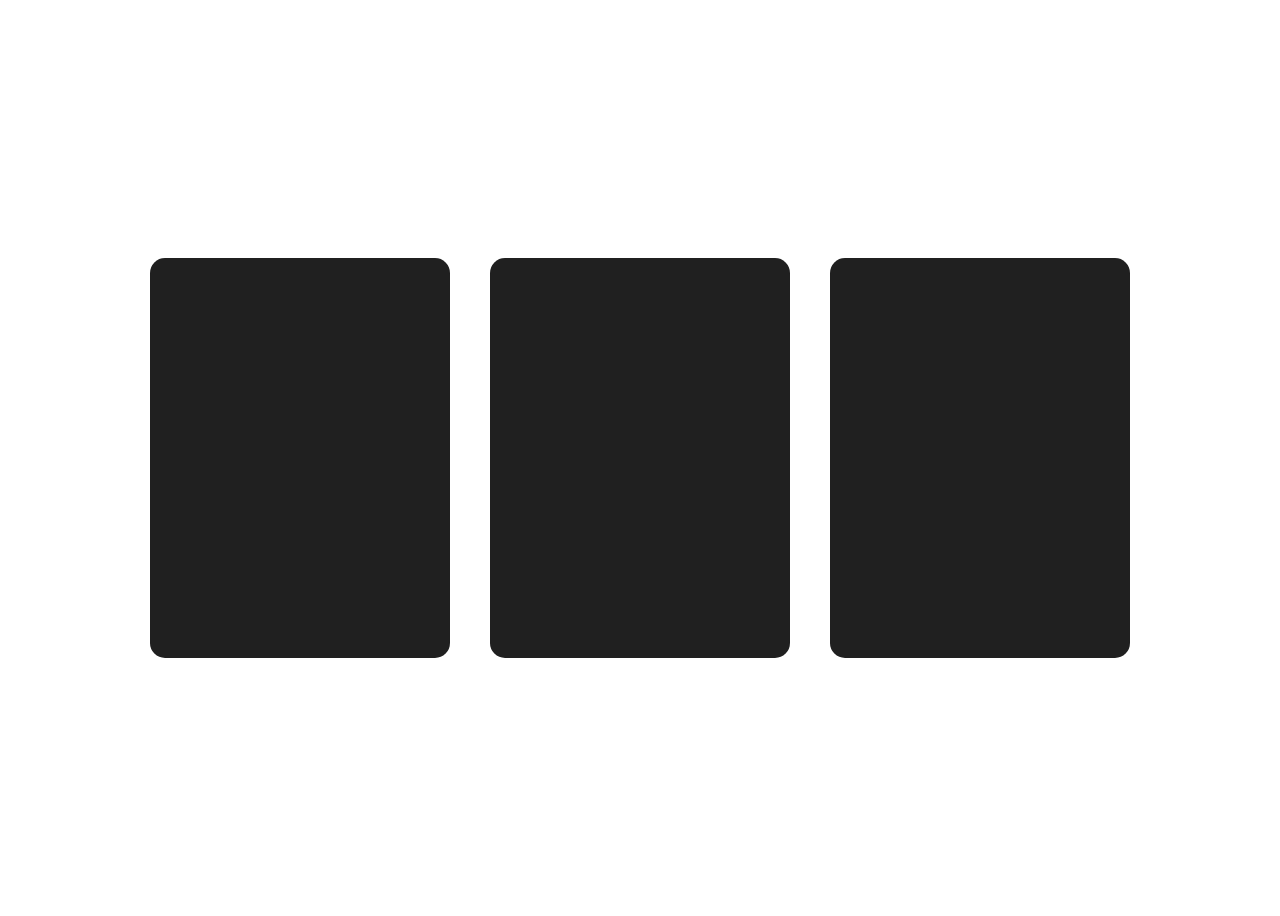
<file: execicio/card.html>
<!DOCTYPE html>
<html lang="en">
<head>
    <meta charset="UTF-8">
    <meta name="viewport" content="width=device-width, initial-scale=1.0">
    <title>Card</title>
    <link rel="stylesheet" href="syle.css">
</head>
<body>
    <div class="container">
        <div class="card card1"></div>
        <div class="card card2"></div>
        <div class="card card3"></div>
    </div>
    
</body>
</html>
</file>
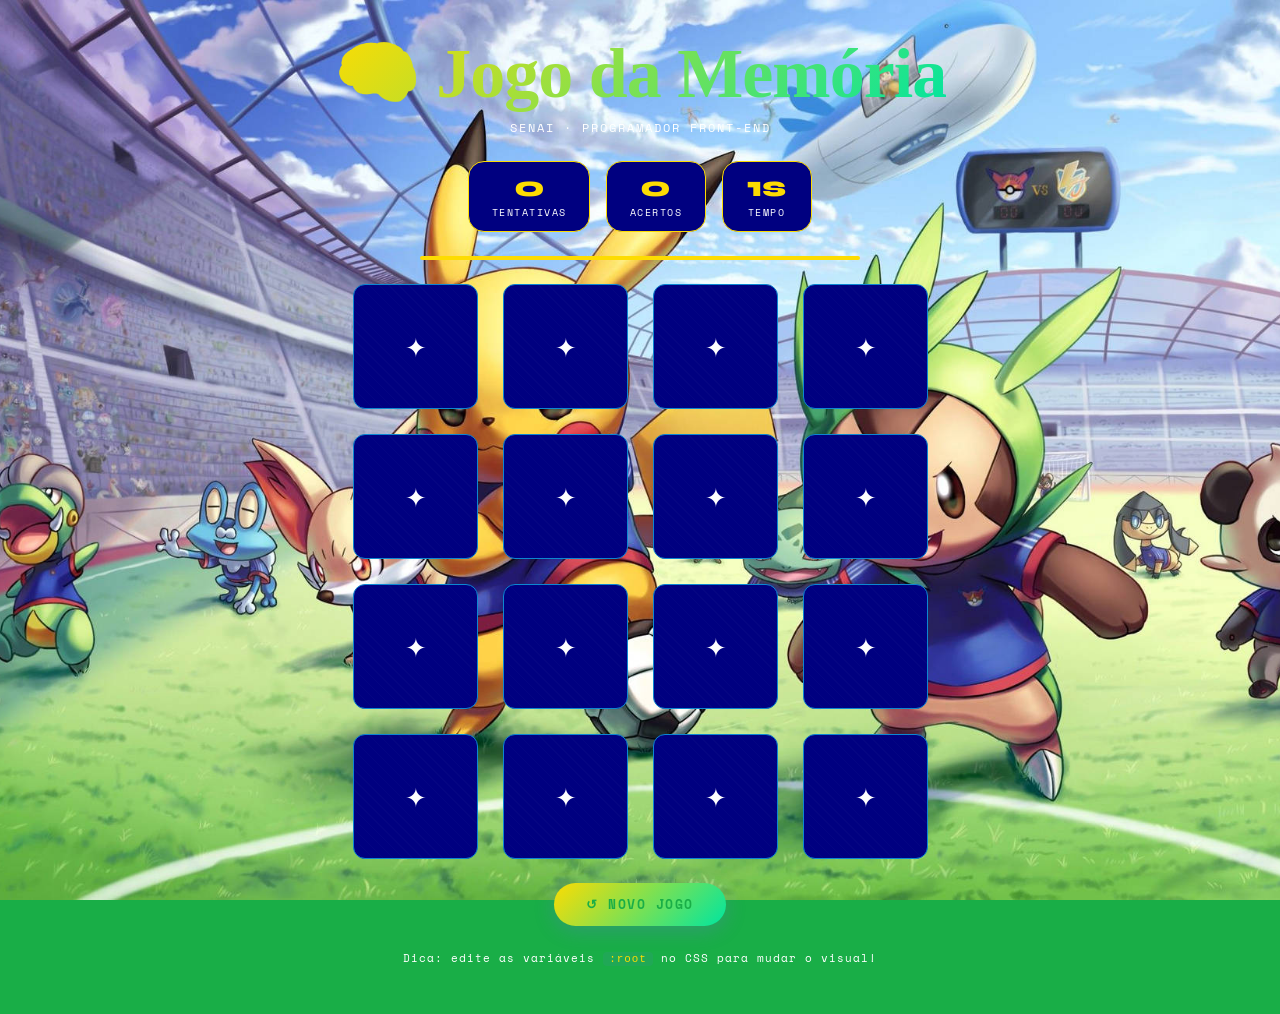
<file: jogo-memoria/jogo-memoria.html>
<!DOCTYPE html>
<html lang="pt-BR">
<head>
<meta charset="UTF-8">
<meta name="viewport" content="width=device-width, initial-scale=1.0">
<title>Jogo da Memória — SENAI</title>
<link href="https://fonts.googleapis.com/css2?family=Space+Mono:wght@400;700&family=Syne:wght@700;800&display=swap" rel="stylesheet">

<style>
/* ============================================================
   🎨 VARIÁVEIS — ALTERE AQUI PARA MUDAR O VISUAL DO JOGO
   ============================================================ */
:root {
  /* Cores principais */
  --cor-fundo:       #19AE47;
  --cor-painel:      #000080;
  --cor-borda:       #FDDC02;

  /* Carta */
  --cor-carta-verso: #000080;
  --cor-carta-frente:#FDDC02;
  --cor-carta-borda: #0C87D1;
  --cor-carta-hover: #0C87D1;

  /* Estados */
  --cor-acerto:      #00e5a0;
  --cor-erro:        #ff4f6a;
  --cor-destaque:    #FDDC02;
  --cor-ouro:        #ffd700;

  /* Textos */
  --cor-texto:       #FFFFFF;
  --cor-texto-dim:   #FFFFFF;

  /* Tipografia */
  --fonte-titulo:    'Syne', sans-serif;
  --fonte-corpo:     'Space Mono', monospace;

  /* Tamanhos */
  --tamanho-carta:   125px;
  --gap-grade:       25px;
  --raio-carta:      12px;
  --raio-painel:     16px;

  /* Emojis das cartas — 8 pares */
  --emoji-size:      2.4rem;
}

/* ============================================================
   RESET & BASE
   ============================================================ */
*, *::before, *::after { box-sizing: border-box; margin: 0; padding: 0; }

body {
  min-height: 100vh;
  background: var(--cor-fundo);
  background-image: url(imagens/fundo.jpg); /* Caminho do arquivo */
    background-repeat: no-repeat;                     /* Impede que a imagem se repita */
    background-size: cover;                           /* Redimensiona para cobrir todo o espaço */
    background-position: center;                      /* Centraliza a imagem no elemento */
    background-attachment: fixed;
    
  font-family: var(--fonte-corpo);
  color: var(--cor-texto);
  display: flex;
  flex-direction: column;
  align-items: center;
  padding: 2rem 1rem 3rem;
  gap: 1.5rem;
}

/* ============================================================
   CABEÇALHO
   ============================================================ */
header {
  text-align: center;
  animation: fadeDown 0.6s ease both;
}

header h1 {
  font-family: Georgia, 'Times New Roman', Times, serif;
  font-size: 70px;
  font-weight: 800;
  letter-spacing: -1px;
  background: linear-gradient(135deg, var(--cor-destaque), var(--cor-acerto));
  -webkit-background-clip: text;
  -webkit-text-fill-color: transparent;
  background-clip: text;
}

header p {
  font-size: 0.78rem;
  color: var(--cor-texto-dim);
  margin-top: 4px;
  letter-spacing: 2px;
  text-transform: uppercase;
}

/* ============================================================
   PLACAR
   ============================================================ */
.placar {
  display: flex;
  gap: 1rem;
  animation: fadeDown 0.6s 0.1s ease both;
}

.stat {
  background: var(--cor-painel);
  border: 1px solid var(--cor-borda);
  border-radius: var(--raio-painel);
  padding: 0.7rem 1.4rem;
  text-align: center;
  min-width: 90px;
  transition: transform 0.2s;
}

.stat:hover { transform: translateY(-2px); }

.stat-valor {
  font-family: var(--fonte-titulo);
  font-size: 1.8rem;
  font-weight: 800;
  color: var(--cor-destaque);
  line-height: 1;
}

.stat-valor.pulsar { animation: pulsar 0.4s ease; }

.stat-label {
  font-size: 0.65rem;
  color: var(--cor-texto-dim);
  letter-spacing: 1.5px;
  text-transform: uppercase;
  margin-top: 2px;
}

/* ============================================================
   GRADE DE CARTAS
   ============================================================ */
.grade {
  display: grid;
  grid-template-columns: repeat(4, var(--tamanho-carta));
  gap: var(--gap-grade);
  animation: fadeUp 0.6s 0.2s ease both;
}

/* ============================================================
   CARTA — PERSPECTIVA 3D
   ============================================================ */
.carta {
  width: var(--tamanho-carta);
  height: var(--tamanho-carta);
  cursor: pointer;
  perspective: 600px;
  animation: entrar 0.5s ease both;
}

/* atraso escalonado por índice (definido via JS) */

.carta-inner {
  position: relative;
  width: 100%;
  height: 100%;
  transform-style: preserve-3d;
  transition: transform 0.45s cubic-bezier(0.4, 0, 0.2, 1);
  border-radius: var(--raio-carta);
}

.carta.virada .carta-inner,
.carta.acertada .carta-inner {
  transform: rotateY(180deg);
}

/* Faces */
.carta-frente,
.carta-verso {
  position: absolute;
  inset: 0;
  border-radius: var(--raio-carta);
  backface-visibility: hidden;
  -webkit-backface-visibility: hidden;
  display: flex;
  align-items: center;
  justify-content: center;
  border: 1px solid var(--cor-carta-borda);
  font-size: var(--emoji-size);
  user-select: none;
}

/* Verso: o que o jogador vê antes de clicar */
.carta-verso {
  background: var(--cor-carta-verso);
  background-image:
    repeating-linear-gradient(
      45deg,
      transparent,
      transparent 6px,
      #ffffff05 6px,
      #ffffff05 7px
    );
  font-size: 1.6rem;
  color: var(--cor-texto-dim);
  transition: background 0.2s, border-color 0.2s;
}

.carta:not(.virada):not(.acertada):hover .carta-verso {
  background: var(--cor-carta-hover);
  border-color: var(--cor-destaque);
}

.carta:not(.virada):not(.acertada):hover .carta-verso .icone-verso {
  animation: girar 0.5s ease;
}

/* Frente: emoji revelado */
.carta-frente {
  background: var(--cor-carta-frente);
  transform: rotateY(180deg);
}

/* Estado acertado */
.carta.acertada .carta-frente {
  border-color: var(--cor-acerto);
  background: #FDDC02;
  box-shadow: 0 0 18px #00e5a040, inset 0 0 30px #00e5a008;
  animation: brilharAcerto 0.5s ease;
}

/* Estado errado */
.carta.errado .carta-inner {
  animation: shake 0.5s ease;
}

.carta.errado .carta-frente {
  border-color: var(--cor-erro);
  background: #1a0008;
}

/* ============================================================
   MENSAGEM DE VITÓRIA
   ============================================================ */
.vitoria {
  display: none;
  flex-direction: column;
  align-items: center;
  gap: 0.8rem;
  background: var(--cor-painel);
  border: 1px solid var(--cor-borda);
  border-radius: var(--raio-painel);
  padding: 2rem 2.5rem;
  text-align: center;
  animation: escalar 0.5s cubic-bezier(0.34, 1.56, 0.64, 1) both;
}

.vitoria.visivel { display: flex; }

.vitoria-emoji { font-size: 3.5rem; animation: flutuar 2s ease-in-out infinite; }

.vitoria h2 {
  font-family: var(--fonte-titulo);
  font-size: 1.8rem;
  background: linear-gradient(135deg, var(--cor-ouro), var(--cor-acerto));
  -webkit-background-clip: text;
  -webkit-text-fill-color: transparent;
  background-clip: text;
}

.vitoria p { font-size: 0.8rem; color: var(--cor-texto-dim); }

/* ============================================================
   BOTÃO
   ============================================================ */
button {
  font-family: var(--fonte-corpo);
  font-size: 0.8rem;
  font-weight: 700;
  letter-spacing: 1.5px;
  text-transform: uppercase;
  color: var(--cor-fundo);
  background: linear-gradient(135deg, var(--cor-destaque), var(--cor-acerto));
  border: none;
  border-radius: 50px;
  padding: 0.75rem 2rem;
  cursor: pointer;
  transition: transform 0.2s, box-shadow 0.2s, opacity 0.2s;
  box-shadow: 0 4px 20px #7c6af740;
}

button:hover {
  transform: translateY(-2px);
  box-shadow: 0 8px 30px #7c6af760;
}

button:active { transform: translateY(0); opacity: 0.85; }

/* ============================================================
   BARRA DE PROGRESSO
   ============================================================ */
.progresso-wrap {
  width: min(440px, 90vw);
  height: 4px;
  background: var(--cor-borda);
  border-radius: 4px;
  overflow: hidden;
  animation: fadeUp 0.6s 0.3s ease both;
}

.progresso-barra {
  height: 100%;
  background: linear-gradient(90deg, var(--cor-destaque), var(--cor-acerto));
  border-radius: 4px;
  width: 0%;
  transition: width 0.5s ease;
}

/* ============================================================
   RODAPÉ DICA
   ============================================================ */
.dica {
  font-size: 0.68rem;
  color: var(--cor-texto-dim);
  letter-spacing: 1px;
  animation: fadeUp 0.6s 0.4s ease both;
}

.dica code {
  color: var(--cor-destaque);
  background: #7c6af715;
  padding: 1px 6px;
  border-radius: 4px;
}

/* ============================================================
   ANIMAÇÕES
   ============================================================ */
@keyframes fadeDown {
  from { opacity: 0; transform: translateY(-20px); }
  to   { opacity: 1; transform: translateY(0); }
}

@keyframes fadeUp {
  from { opacity: 0; transform: translateY(20px); }
  to   { opacity: 1; transform: translateY(0); }
}

@keyframes entrar {
  from { opacity: 0; transform: scale(0.6) rotateY(-30deg); }
  to   { opacity: 1; transform: scale(1) rotateY(0); }
}

@keyframes pulsar {
  0%   { transform: scale(1); }
  50%  { transform: scale(1.25); }
  100% { transform: scale(1); }
}

@keyframes shake {
  0%, 100% { transform: rotateY(180deg) translateX(0); }
  20%       { transform: rotateY(180deg) translateX(-6px); }
  40%       { transform: rotateY(180deg) translateX(6px); }
  60%       { transform: rotateY(180deg) translateX(-4px); }
  80%       { transform: rotateY(180deg) translateX(4px); }
}

@keyframes brilharAcerto {
  0%   { box-shadow: 0 0 0 0 #00e5a060; }
  60%  { box-shadow: 0 0 24px 8px #00e5a040; }
  100% { box-shadow: 0 0 18px #00e5a040; }
}

@keyframes girar {
  from { transform: rotate(0); }
  to   { transform: rotate(360deg); }
}

@keyframes escalar {
  from { opacity: 0; transform: scale(0.7); }
  to   { opacity: 1; transform: scale(1); }
}

@keyframes flutuar {
  0%, 100% { transform: translateY(0); }
  50%       { transform: translateY(-8px); }
}

/* ============================================================
   RESPONSIVO
   ============================================================ */
@media (max-width: 480px) {
  :root {
    --tamanho-carta: 72px;
    --gap-grade: 8px;
    --emoji-size: 1.8rem;
  }

.img-carta{

width: 12px;

height: 12px;

object-fit: contain;

}
  
}
</style>
</head>
<body>

<header>
  <h1>🧠 Jogo da Memória</h1>
  <p>SENAI · Programador Front-End</p>
</header>

<!-- PLACAR -->
<div class="placar">
  <div class="stat">
    <div class="stat-valor" id="tentativas">0</div>
    <div class="stat-label">Tentativas</div>
  </div>
  <div class="stat">
    <div class="stat-valor" id="acertos">0</div>
    <div class="stat-label">Acertos</div>
  </div>
  <div class="stat">
    <div class="stat-valor" id="tempo">0s</div>
    <div class="stat-label">Tempo</div>
  </div>
</div>

<!-- BARRA DE PROGRESSO -->
<div class="progresso-wrap">
  <div class="progresso-barra" id="progresso"></div>
</div>

<!-- GRADE DE CARTAS -->
<div class="grade" id="grade" role="list" aria-label="Grade de cartas do jogo da memória"></div>

<!-- MENSAGEM DE VITÓRIA -->
<div class="vitoria" id="vitoria" role="alert" aria-live="polite">
  <div class="vitoria-emoji">🏆</div>
  <h2>Parabéns!</h2>
  <p id="msg-vitoria">Você completou o jogo!</p>
</div>

<!-- BOTÃO -->
<button id="btn-reiniciar" onclick="iniciarJogo()">↺ Novo Jogo</button>

<!-- DICA PARA ALUNOS -->
<p class="dica">
  Dica: edite as variáveis <code>:root</code> no CSS para mudar o visual!
</p>

<script>
// ============================================================
//  🎮 CONFIGURAÇÕES — altere aqui para personalizar
// ============================================================
const IMAGENS = ['imagens/bubasauro.png', 'imagens/charizard.png', 'imagens/charmilion.png', 'imagens/ivy.png', 'imagens/picachu2.png', 'imagens/piplope.png', 'imagens/snorlex.png', 'imagens/totodaio.png' ];
// Dica: troque por outros emojis ou use letras, números, etc.

const TOTAL_PARES = IMAGENS.length; // 8 pares = 16 cartas

// ============================================================
//  ESTADO DO JOGO
// ============================================================
let cartasViradas  = [];   // cartas atualmente viradas (max 2)
let acertos        = 0;    // pares encontrados
let tentativas     = 0;    // total de tentativas
let bloqueado      = false;// impede clique durante animação
let inicio         = null; // timestamp de início
let timerID        = null; // ID do setInterval do cronômetro

// ============================================================
//  INICIALIZAR / REINICIAR JOGO
// ============================================================
function iniciarJogo() {
  // Resetar estado
  cartasViradas = [];
  acertos       = 0;
  tentativas    = 0;
  bloqueado     = false;

  // Resetar UI
  document.getElementById('tentativas').textContent = '0';
  document.getElementById('acertos').textContent    = '0';
  document.getElementById('tempo').textContent      = '0s';
  document.getElementById('progresso').style.width  = '0%';
  document.getElementById('vitoria').classList.remove('visivel');

  // Parar cronômetro anterior
  clearInterval(timerID);
  inicio  = Date.now();
  timerID = setInterval(atualizarTempo, 1000);

  // Criar e embaralhar cartas
  const pares    = [...IMAGENS, ...IMAGENS];
  const embaralhadas = embaralhar(pares);

  // Renderizar grade
  const grade = document.getElementById('grade');
  grade.innerHTML = '';

  embaralhadas.forEach((emoji, i) => {
    const carta = document.createElement('div');
    carta.className = 'carta';
    carta.setAttribute('role', 'listitem');
    carta.setAttribute('aria-label', 'Carta virada para baixo');
    carta.style.animationDelay = `${i * 40}ms`;
    carta.dataset.emoji = emoji;

    carta.innerHTML = `
      <div class="carta-inner">
        <div class="carta-verso">
          <span class="icone-verso">✦</span>
        </div>
        <div class="carta-frente" aria-hidden="true">
          <img src="${emoji}" class="img-carta">
        </div>
      </div>`;

    carta.addEventListener('click', () => clicarCarta(carta));
    grade.appendChild(carta);
  });
}

// ============================================================
//  LÓGICA: CLICAR NUMA CARTA
// ============================================================
function clicarCarta(carta) {
  // Ignorar clique em carta já virada, acertada, ou durante animação
  if (
    bloqueado ||
    carta.classList.contains('virada') ||
    carta.classList.contains('acertada')
  ) return;

  // Virar a carta
  carta.classList.add('virada');
  carta.setAttribute('aria-label', `Carta: ${carta.dataset.emoji}`);
  cartasViradas.push(carta);

  // Se só uma carta virada, aguardar próxima
  if (cartasViradas.length < 2) return;

  // Duas cartas viradas: verificar par
  bloqueado = true;
  tentativas++;
  atualizarStat('tentativas', tentativas);

  const [c1, c2] = cartasViradas;

  if (c1.dataset.emoji === c2.dataset.emoji) {
    // ✅ PAR ENCONTRADO
    setTimeout(() => {
      c1.classList.add('acertada');
      c2.classList.add('acertada');
      c1.classList.remove('virado');
      c2.classList.remove('virado');
      c1.setAttribute('aria-label', `Par encontrado: ${c1.dataset.emoji}`);
      c2.setAttribute('aria-label', `Par encontrado: ${c2.dataset.emoji}`);
      cartasViradas = [];
      bloqueado     = false;

      acertos++;
      atualizarStat('acertos', acertos);
      atualizarProgresso(acertos / TOTAL_PARES * 100);

      if (acertos === TOTAL_PARES) exibirVitoria();
    }, 400);

  } else {
    // ❌ NÃO É PAR
    c1.classList.add('errado');
    c2.classList.add('errado');

    setTimeout(() => {
      c1.classList.remove('virada', 'errado');
      c2.classList.remove('virada', 'errado');
      c1.setAttribute('aria-label', 'Carta virada para baixo');
      c2.setAttribute('aria-label', 'Carta virada para baixo');
      cartasViradas = [];
      bloqueado     = false;
    }, 900);
  }
}

// ============================================================
//  VITÓRIA
// ============================================================
function exibirVitoria() {
  clearInterval(timerID);
  const segundos = Math.round((Date.now() - inicio) / 1000);
  const eficiencia = Math.round((TOTAL_PARES / tentativas) * 100);

  document.getElementById('msg-vitoria').textContent =
    `${tentativas} tentativas · ${segundos}s · ${eficiencia}% de eficiência`;

  setTimeout(() => {
    document.getElementById('vitoria').classList.add('visivel');
  }, 300);
}

// ============================================================
//  AUXILIARES
// ============================================================
function embaralhar(arr) {
  // Fisher-Yates shuffle
  const a = [...arr];
  for (let i = a.length - 1; i > 0; i--) {
    const j = Math.floor(Math.random() * (i + 1));
    [a[i], a[j]] = [a[j], a[i]];
  }
  return a;
}

function atualizarStat(id, valor) {
  const el = document.getElementById(id);
  el.textContent = valor;
  el.classList.remove('pulsar');
  void el.offsetWidth; // reflow para reiniciar animação
  el.classList.add('pulsar');
}

function atualizarTempo() {
  const s = Math.round((Date.now() - inicio) / 1000);
  document.getElementById('tempo').textContent = `${s}s`;
}

function atualizarProgresso(pct) {
  document.getElementById('progresso').style.width = `${pct}%`;
}

// ============================================================
//  INICIAR AO CARREGAR
// ============================================================
iniciarJogo();
</script>
</body>
</html>
</file>
<file: style.css>
.fonterosa{
    font-size: 20px;
    font-family: Arial, Helvetica, sans-serif;
    color: pink;
}
.fonterosa:hover{
    font-size: 20px;
    font-family: Arial, Helvetica, sans-serif;
    color: blue;
}
#fondo1{
    background-color: blue;
}
</file>
<file: pobre-flix.css>
body{
    color: red;
    background-color: black;
}
.login{
    align-items: center;
    text-align: center;
    justify-content: center;
}
.home{
    align-items: center;
    text-align: center;
    display: flex;
    justify-content: center;
}
.telaHome1{
    color: white;
    border-radius: 25px;
    background-color: red;
    padding: 20px; 
    width: 200px;
    height: 150px;
}
.telaHome2{
    color: white;
    border-radius: 25px;
    background-color: red;
    padding: 20px; 
    width: 200px;
    height: 150px;
}
.telaHome3{
    color: white;
    border-radius: 25px;
    background-color: red;
    padding: 20px; 
    width: 200px;
    height: 150px;
}
.button{
    background-color: #04AA6D;
    border-radius: 10px;
    padding: 15px 32px;
    border: none;
}
</file>
<file: execicio/syle.css>
.container{
    display: flex;
    justify-content: center;
    align-items: center;
    width: 100%;
    height: 100vh;
    }
.card{
    margin: 20px;
    width: 300px;
    height: 400px;
    border-radius: 15px;
    background-color: #202020
}
</file>
